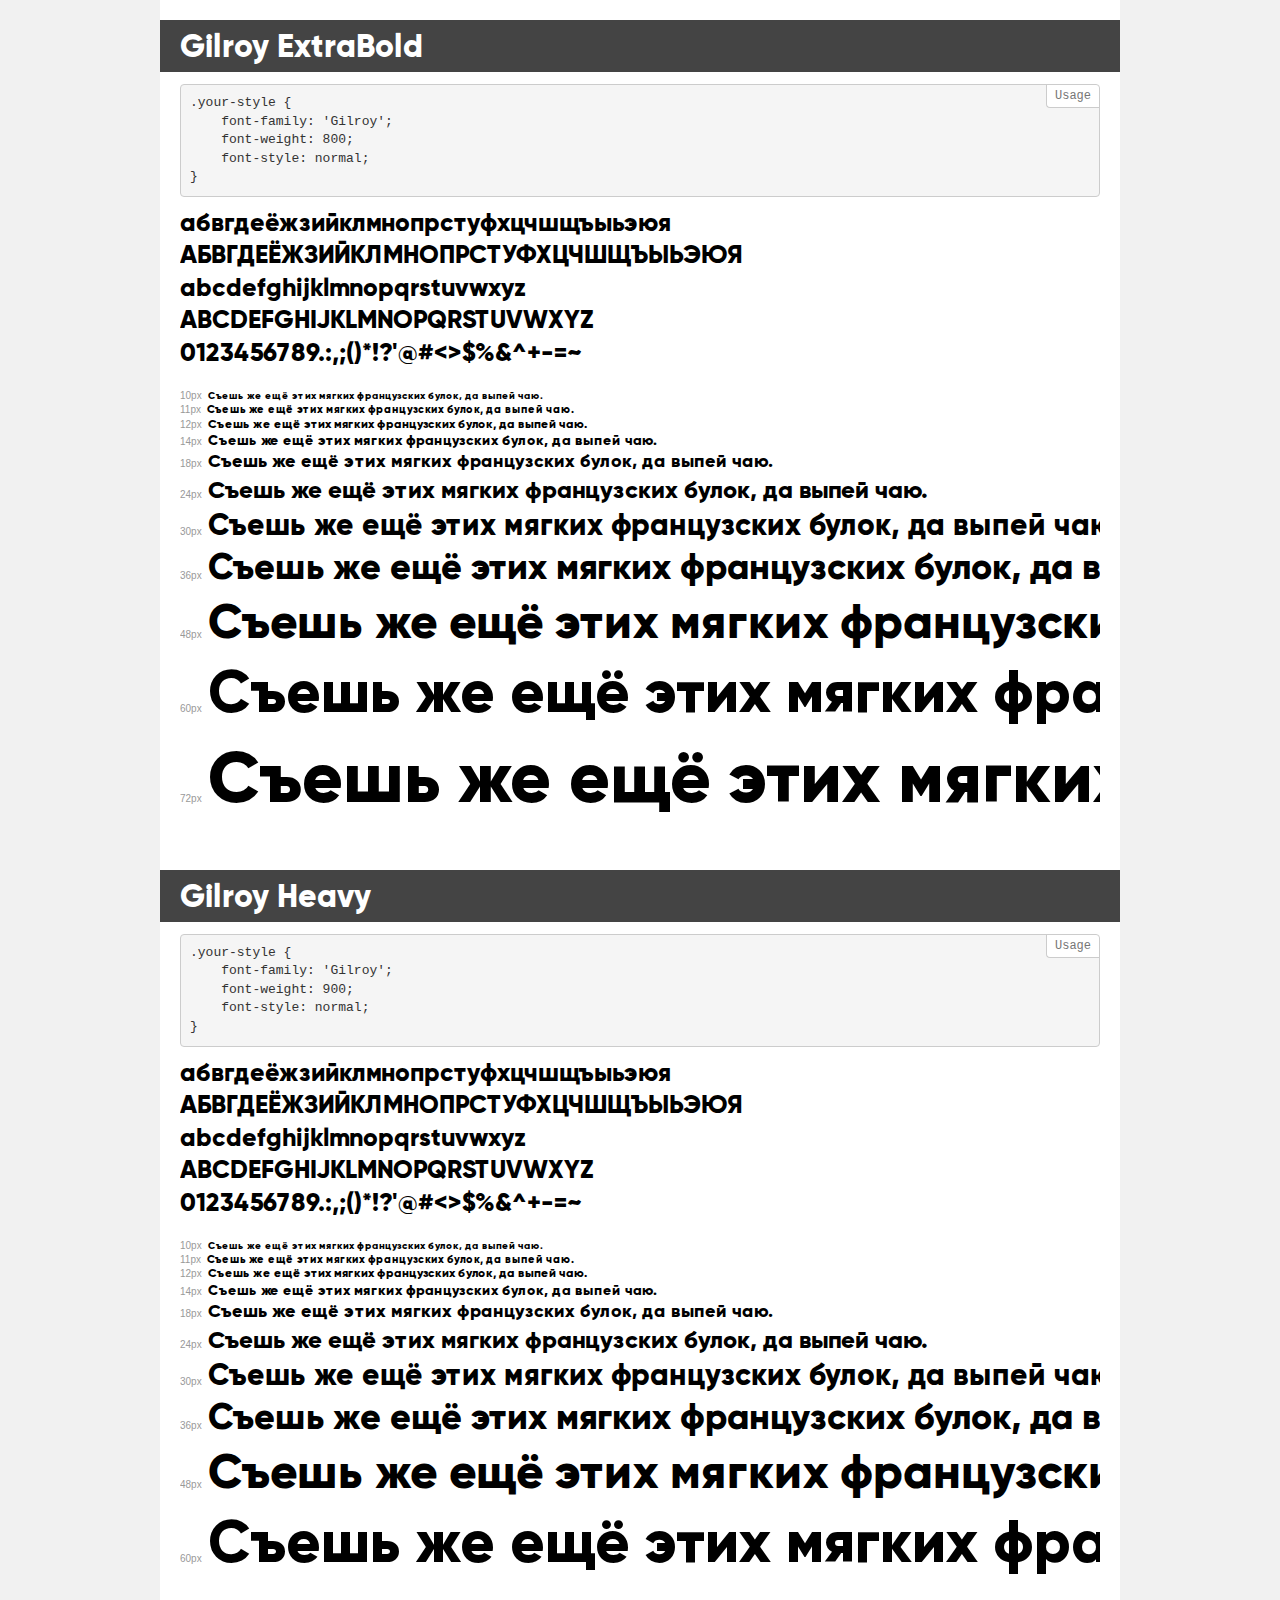
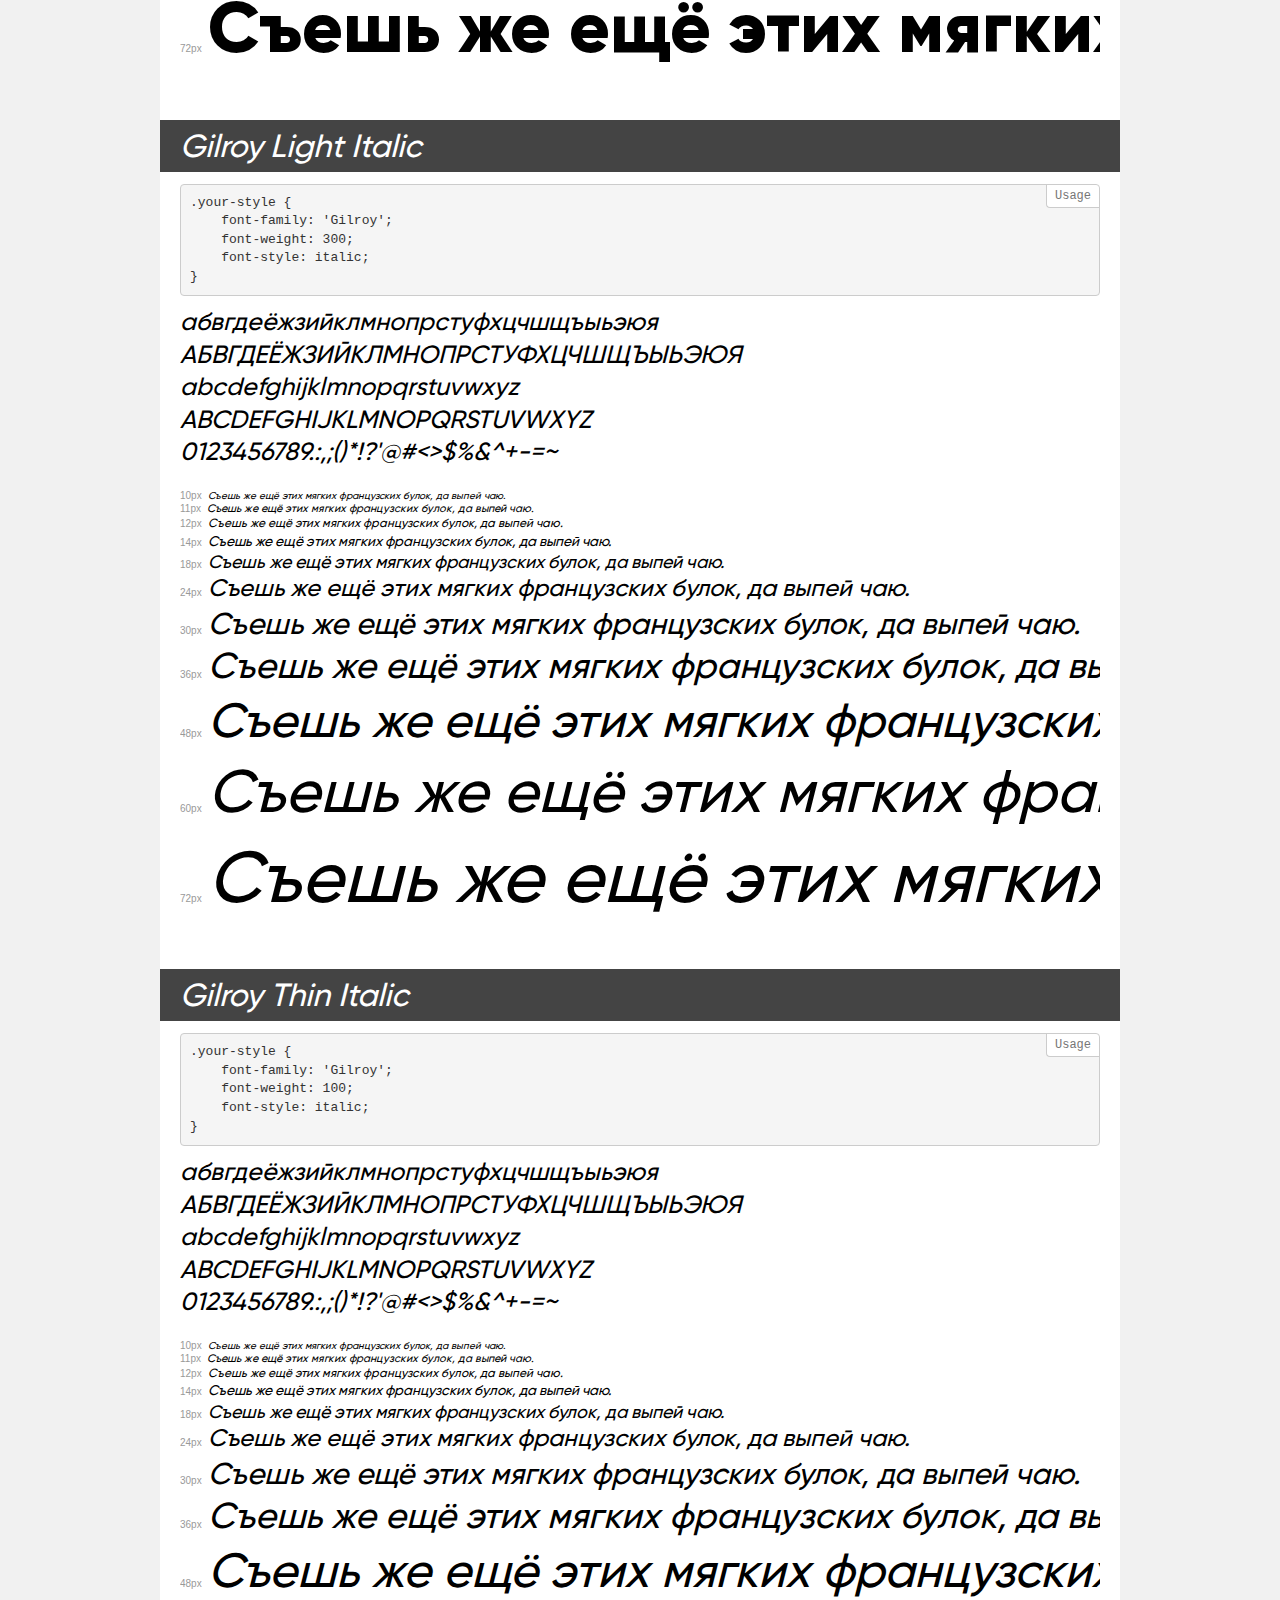
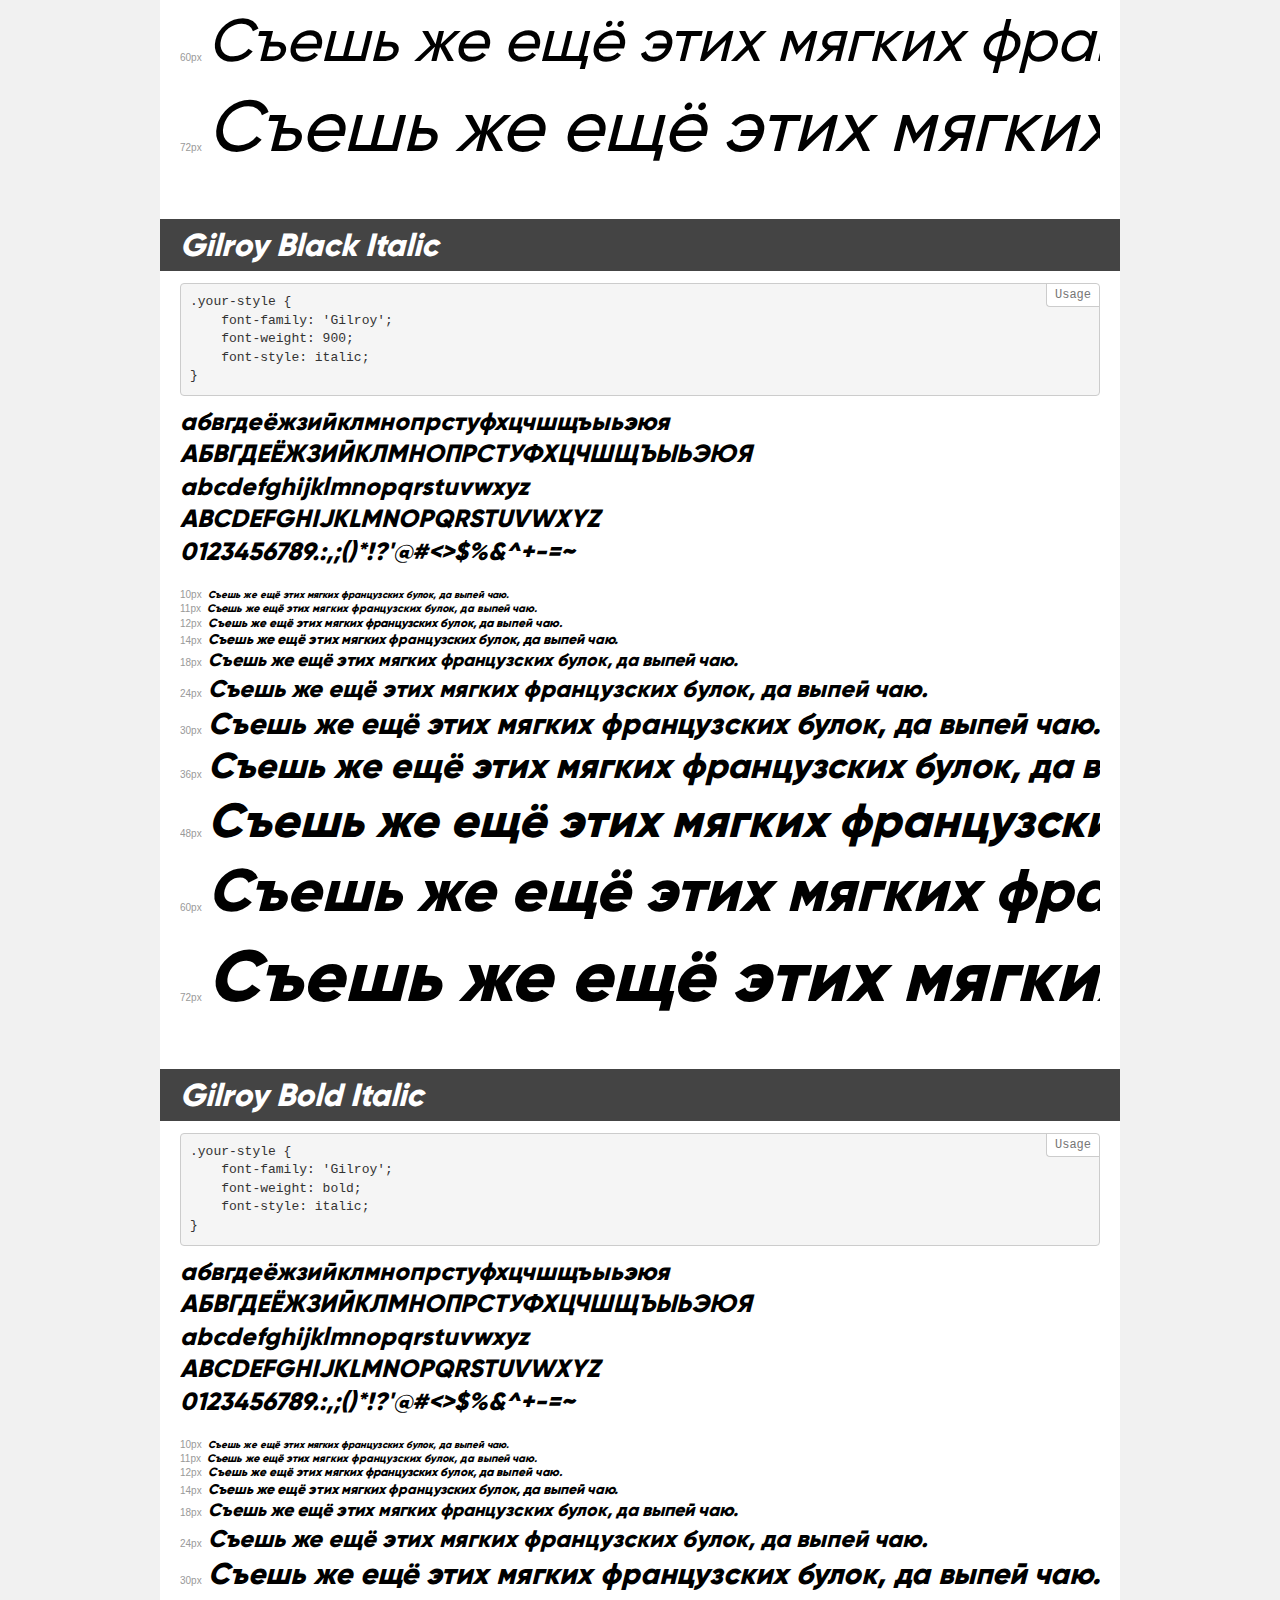
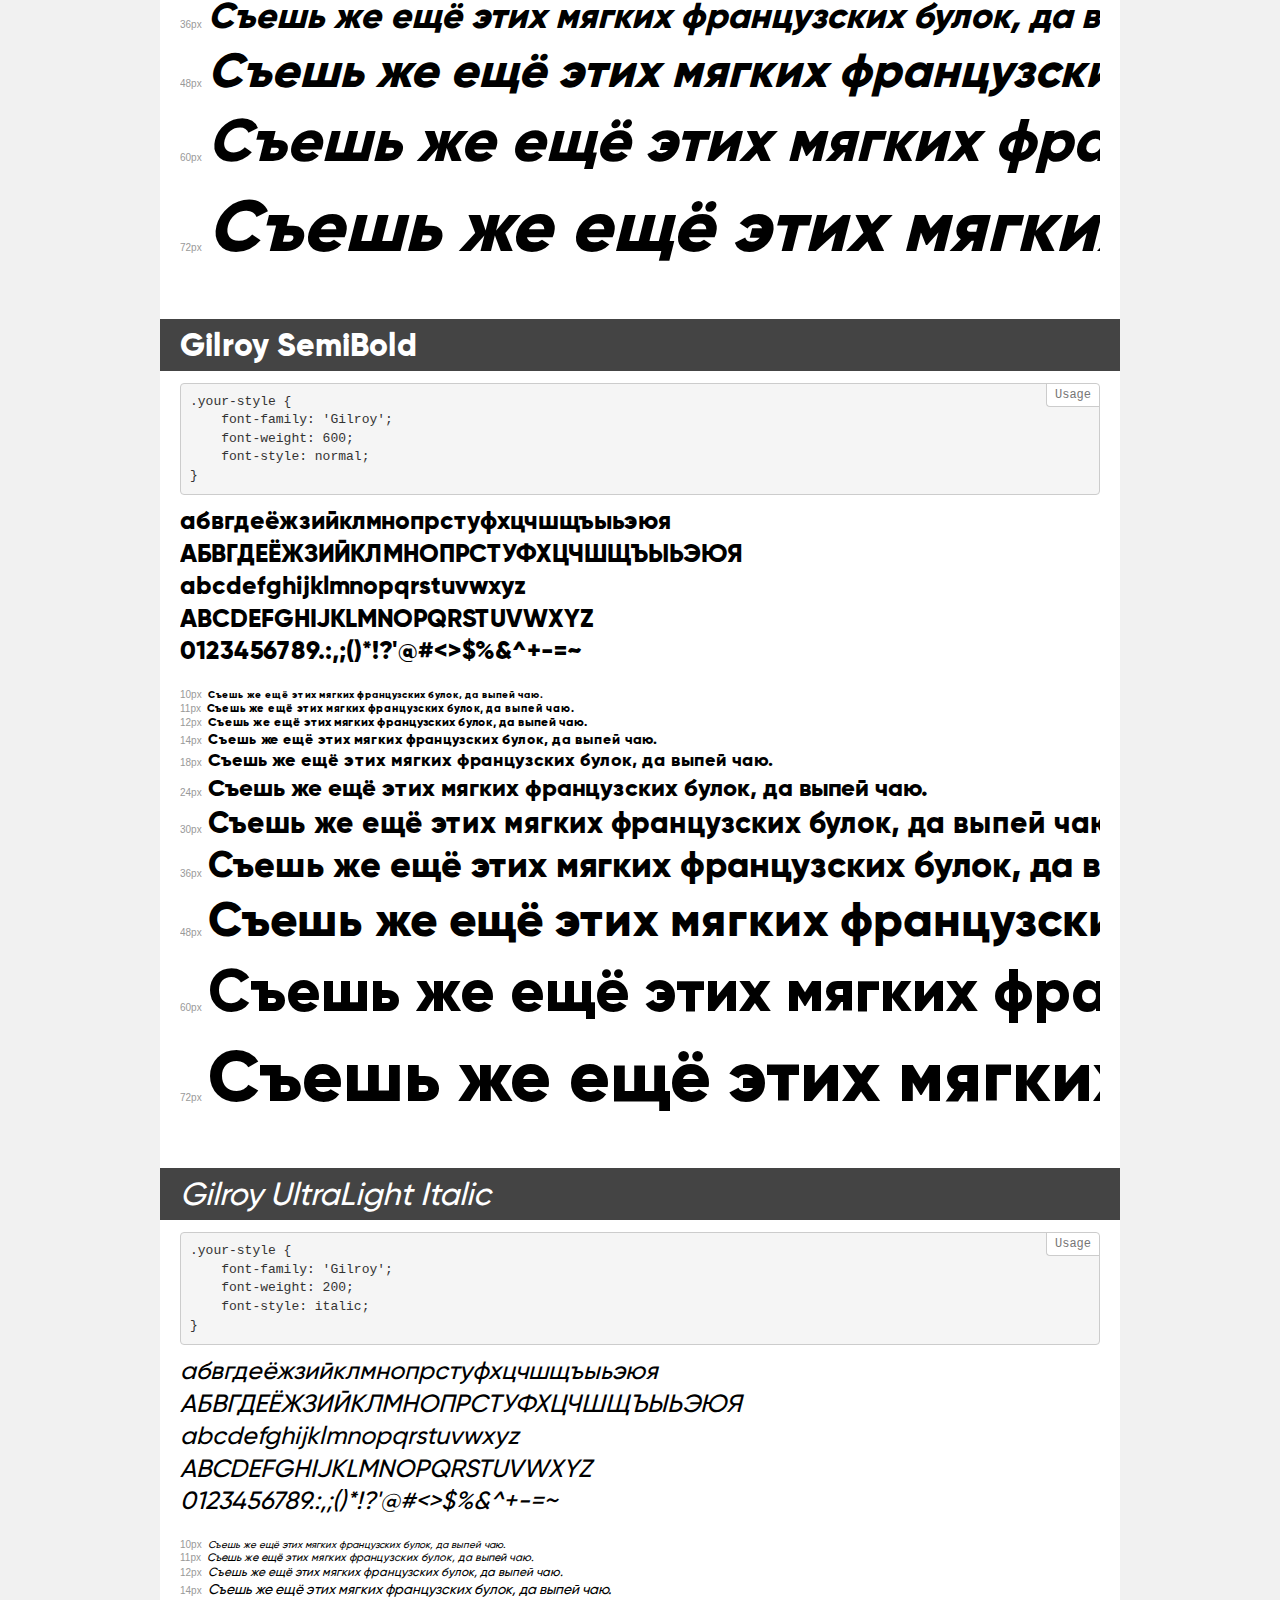
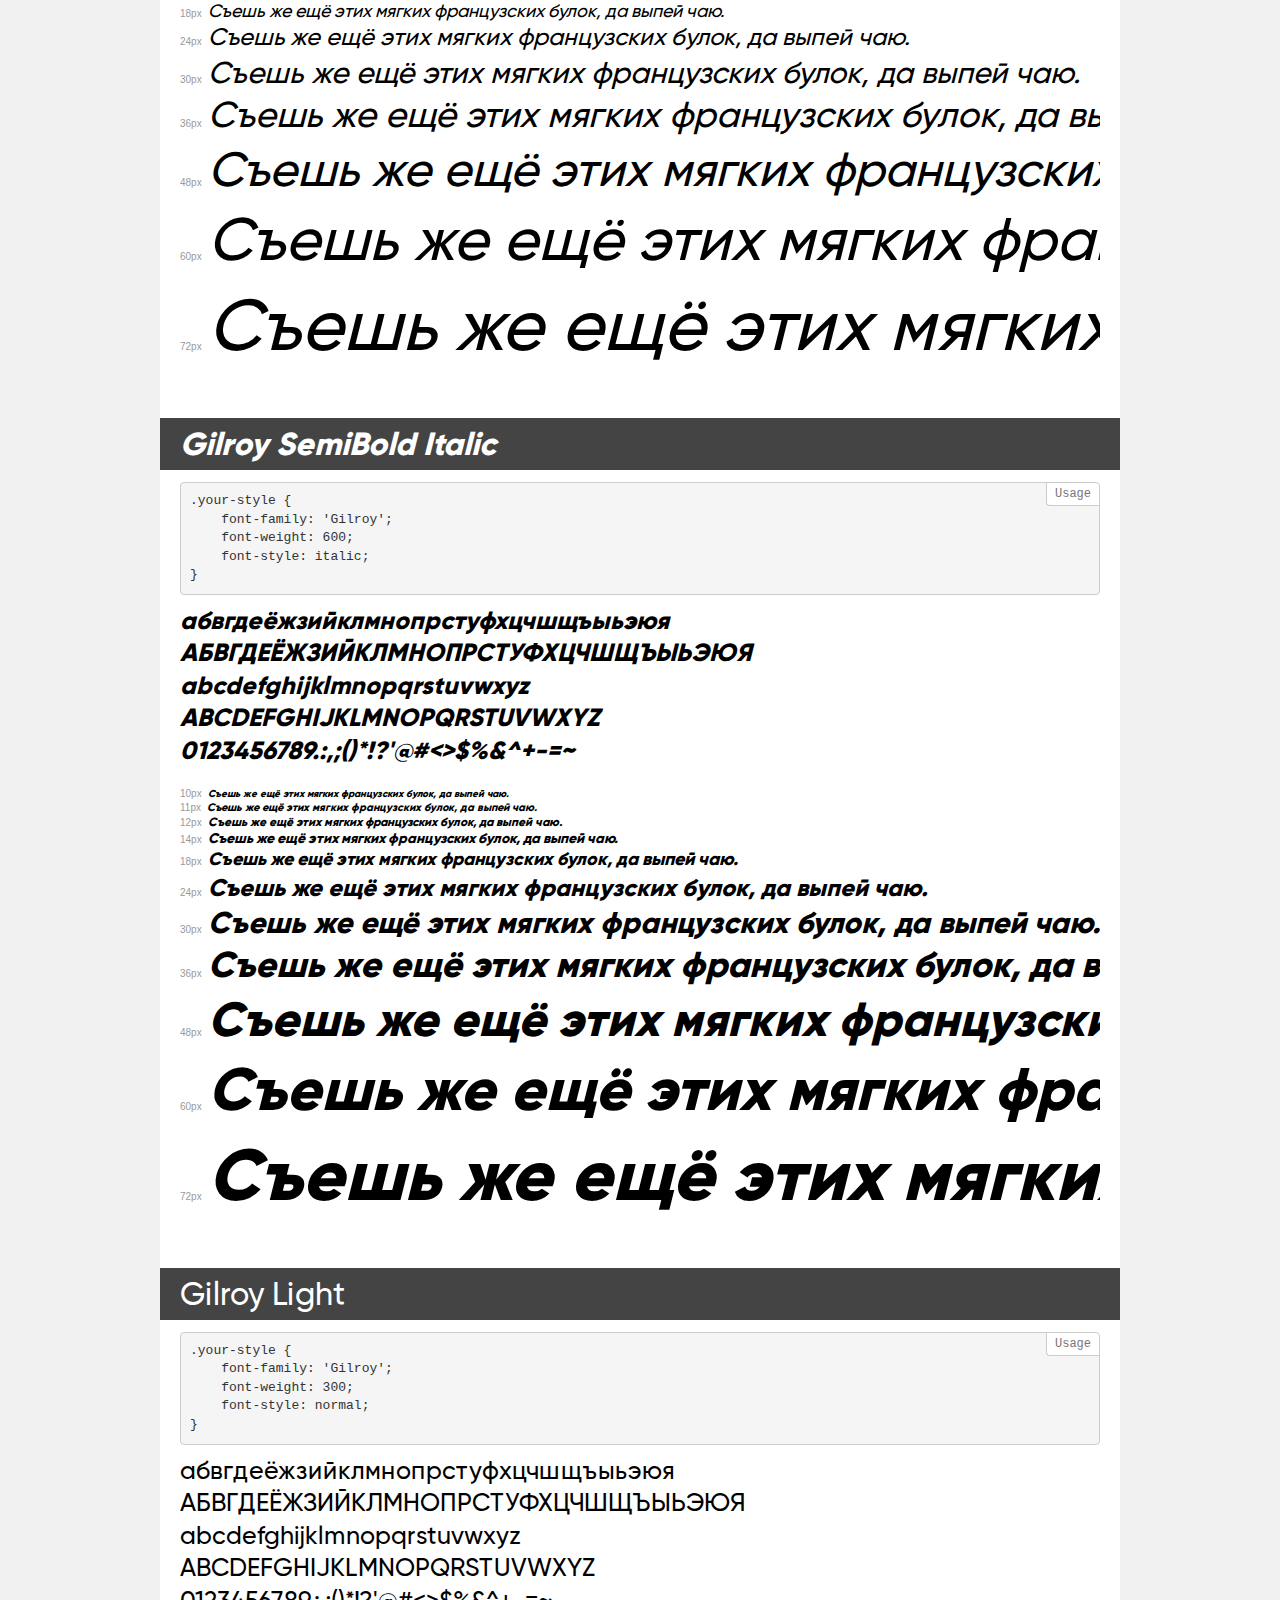
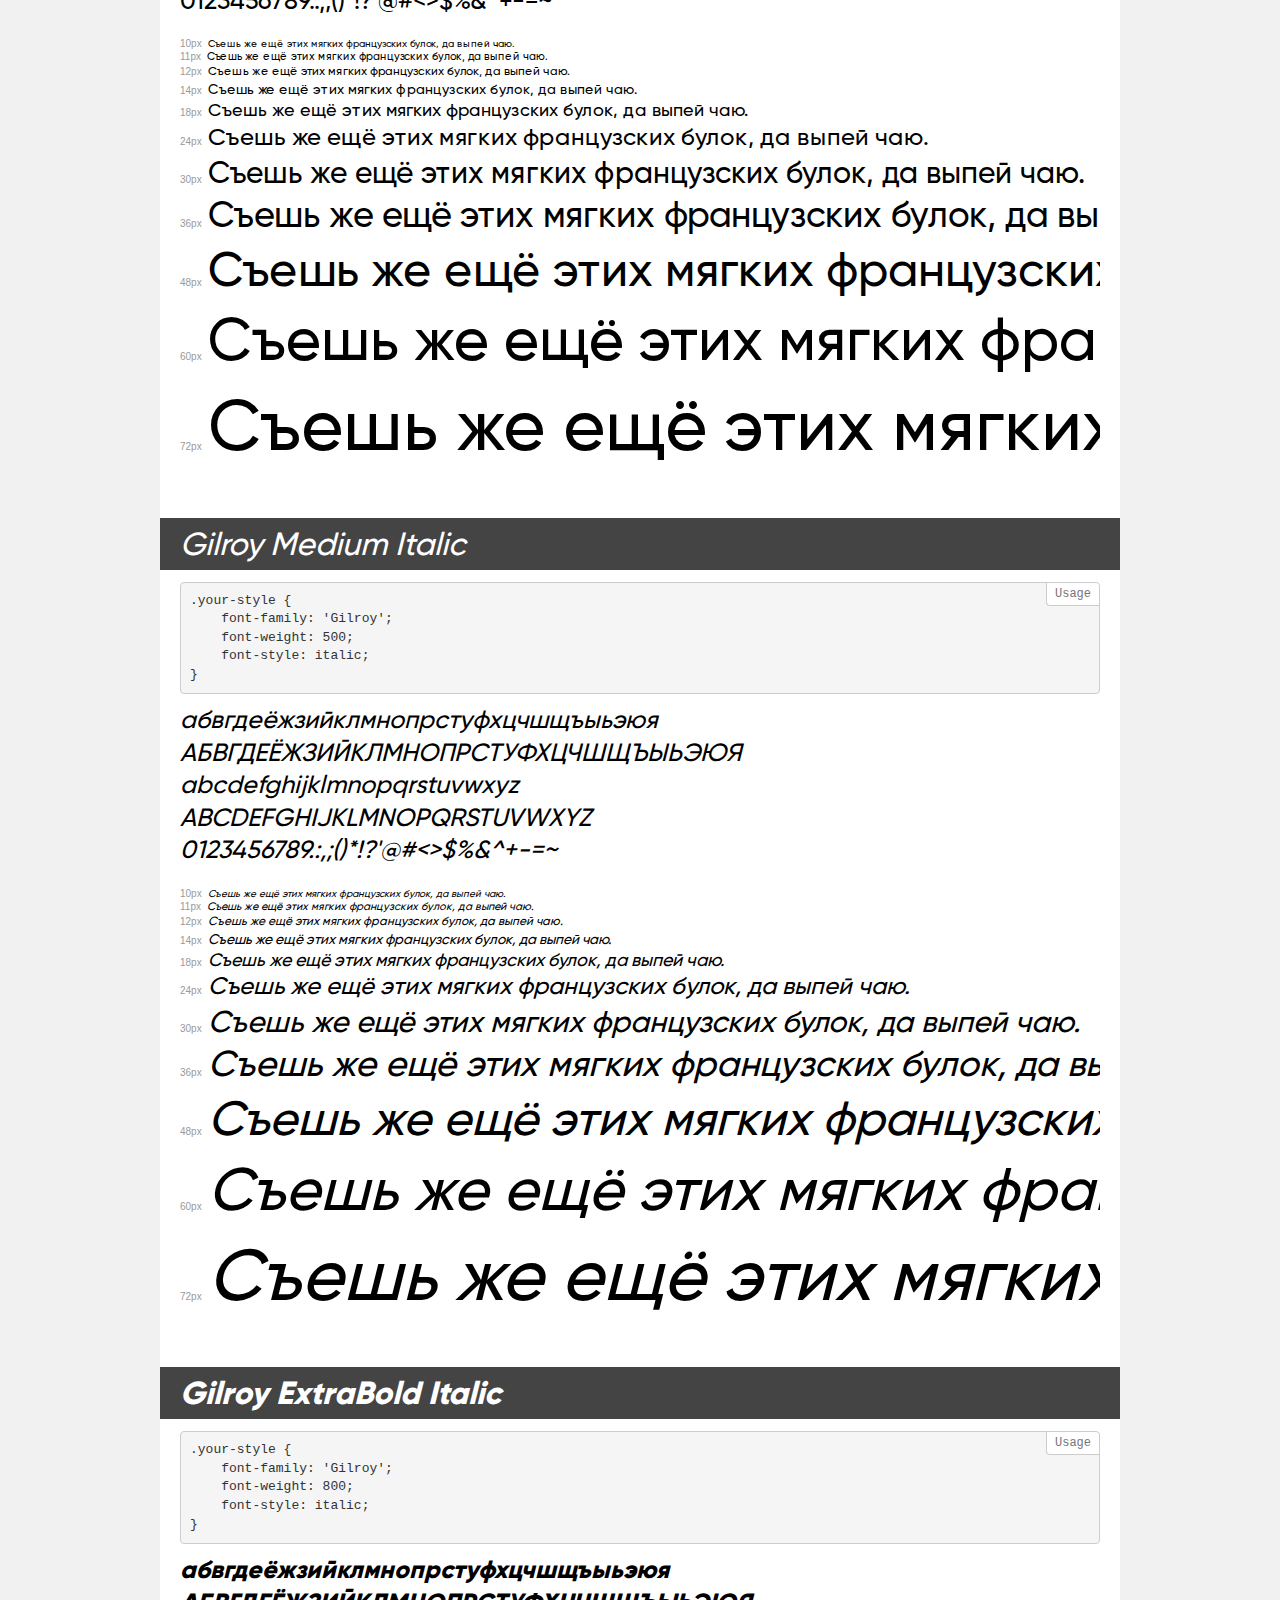
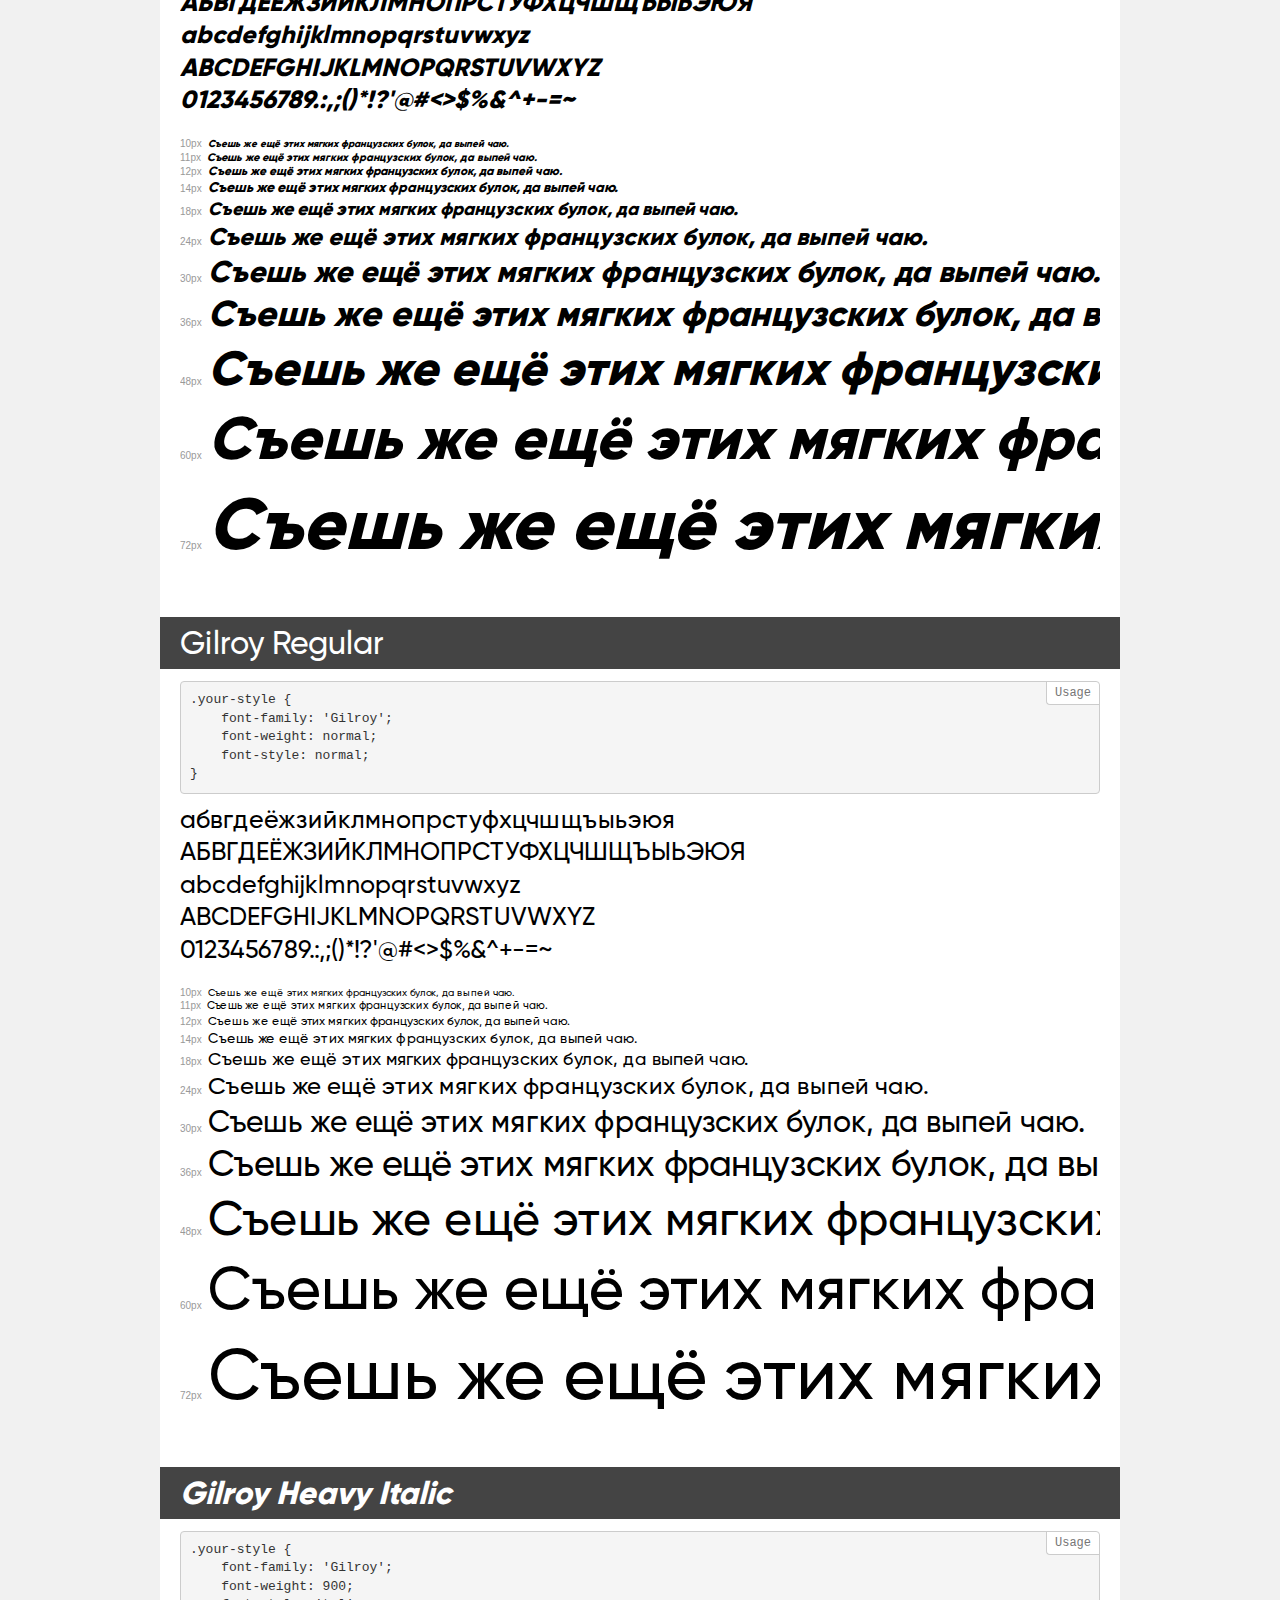
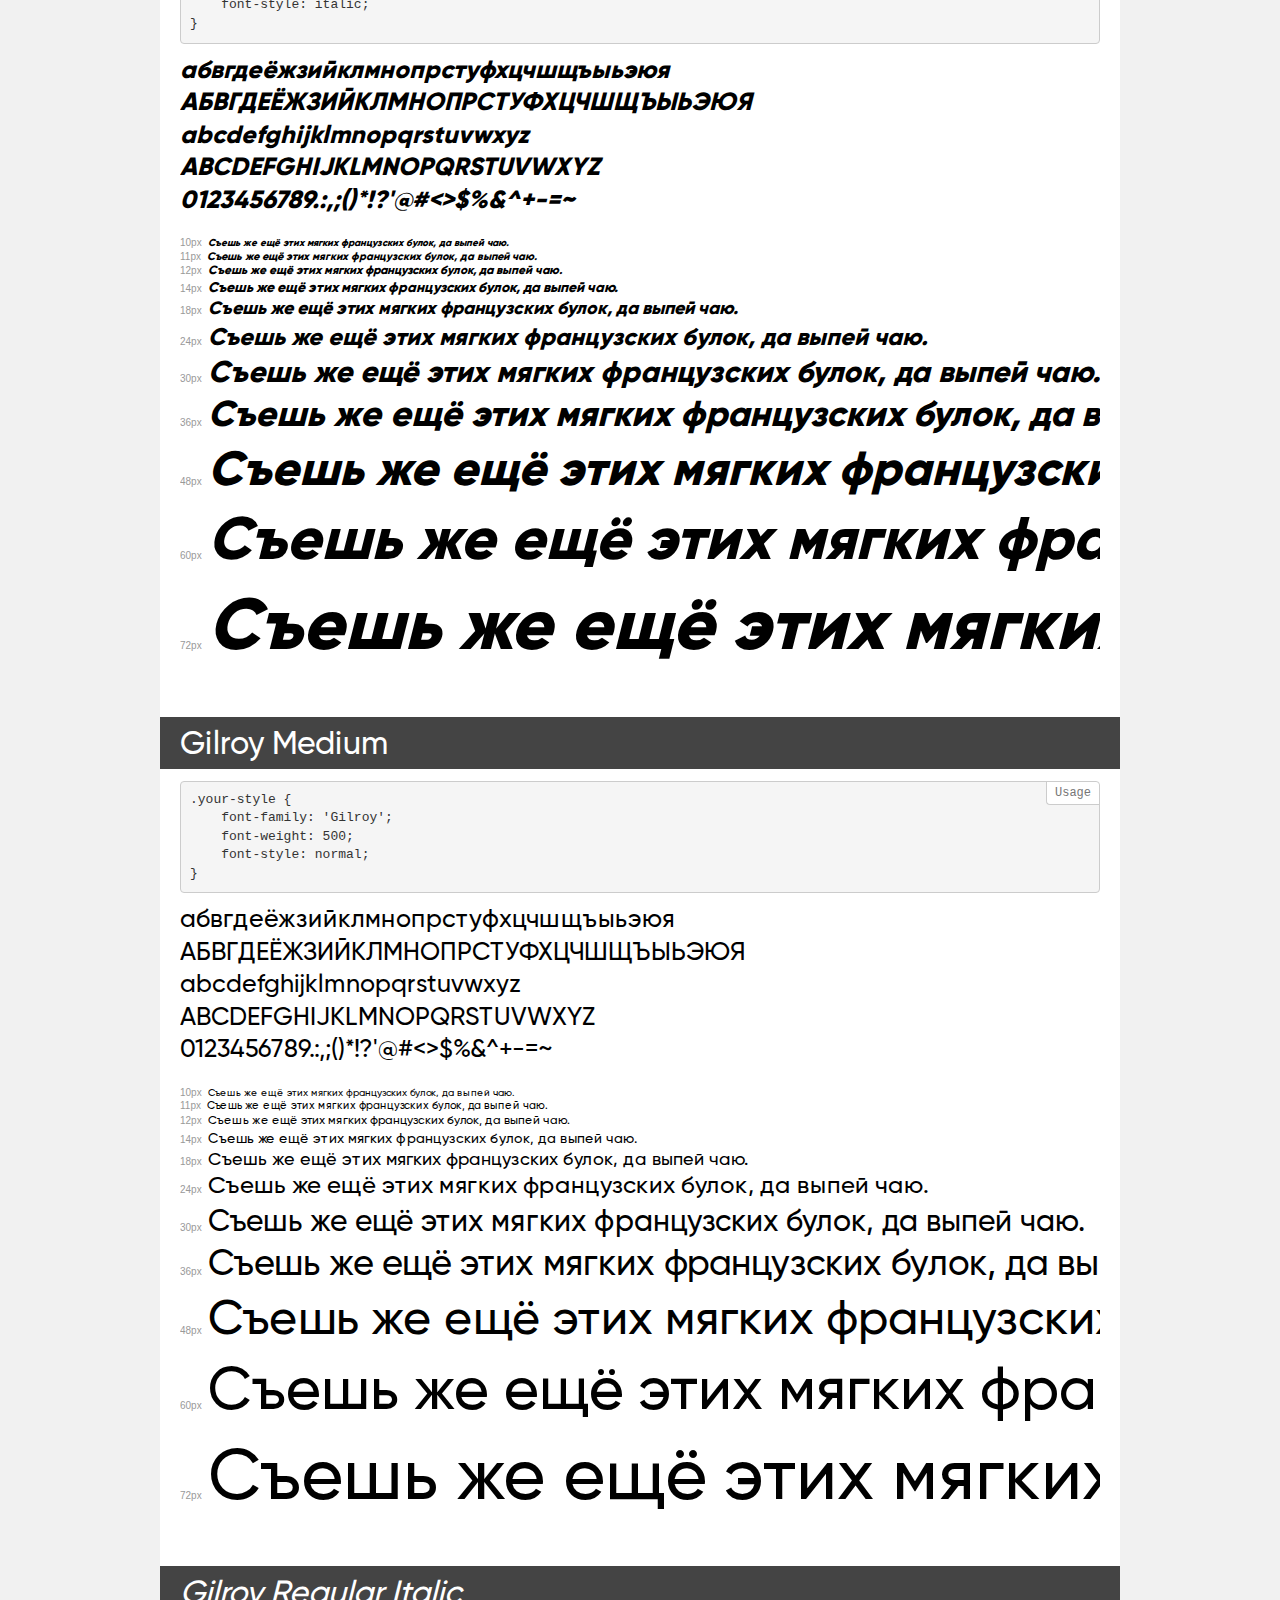
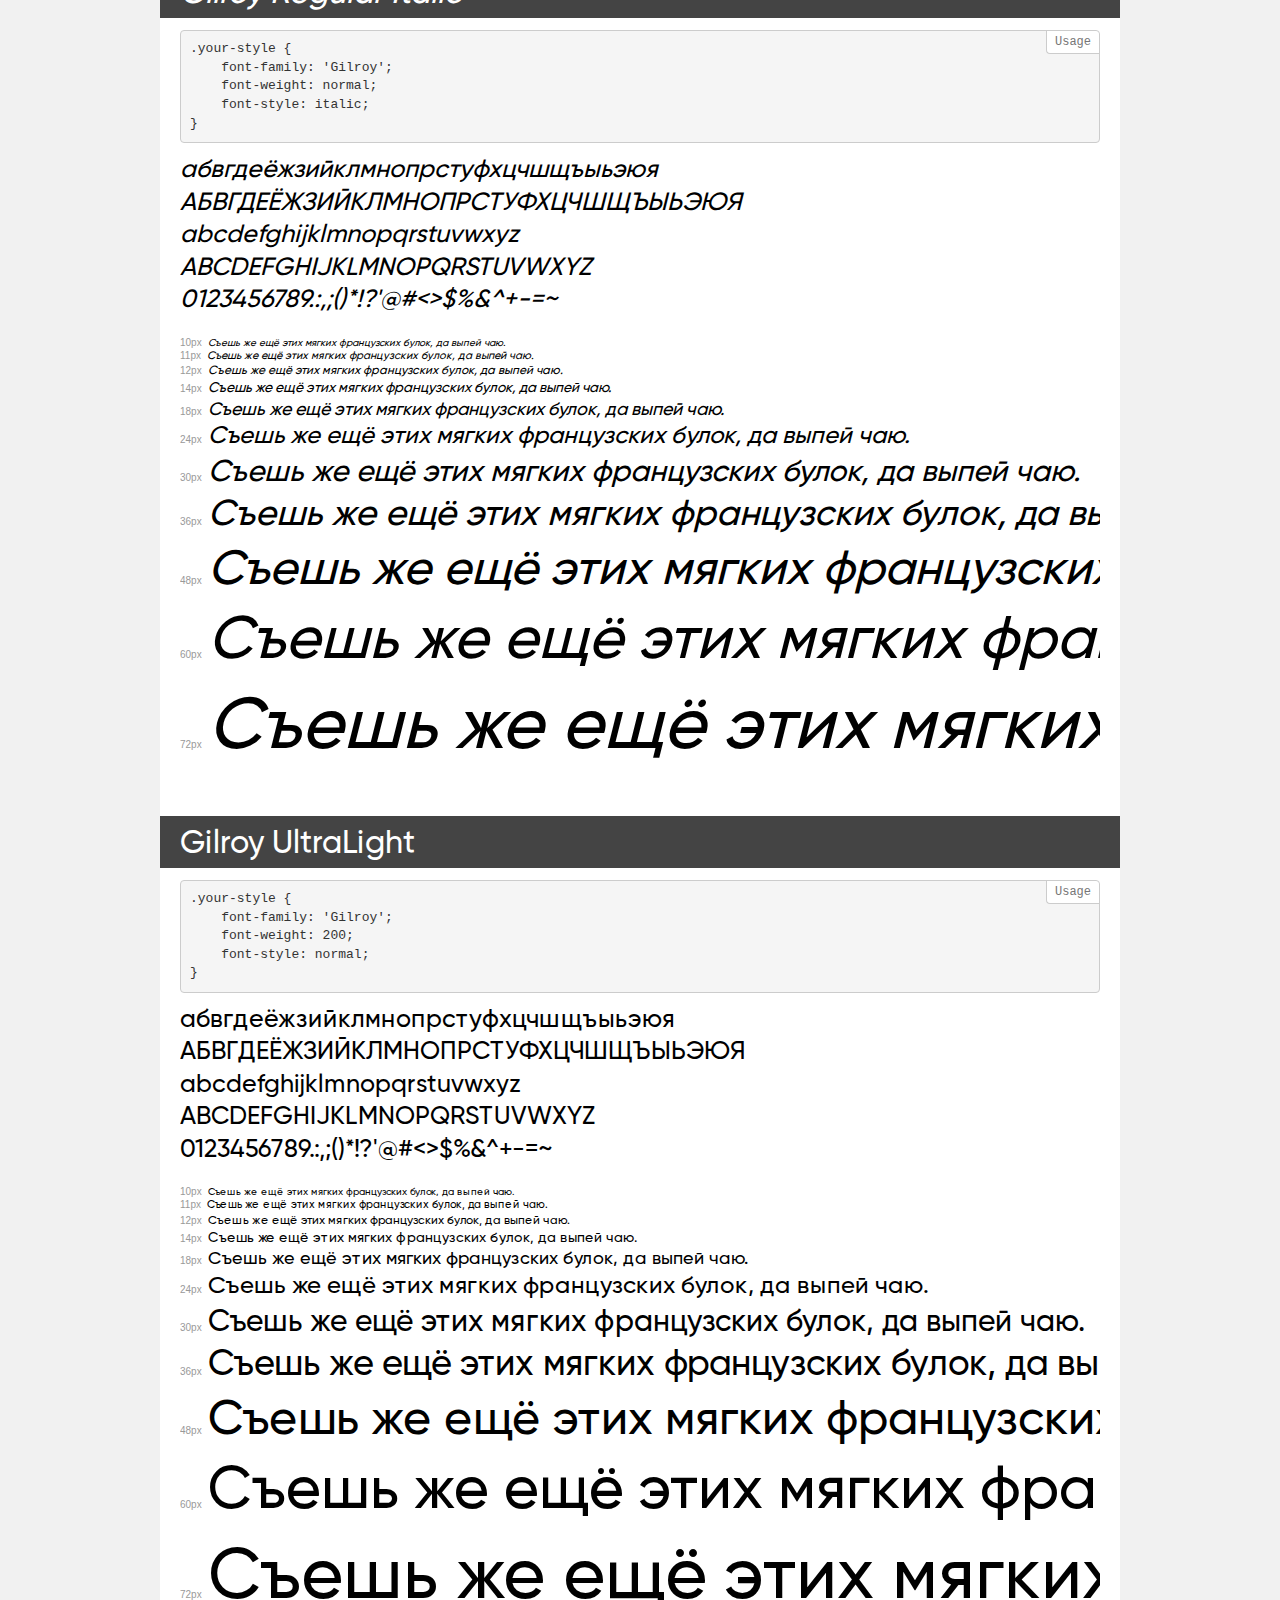
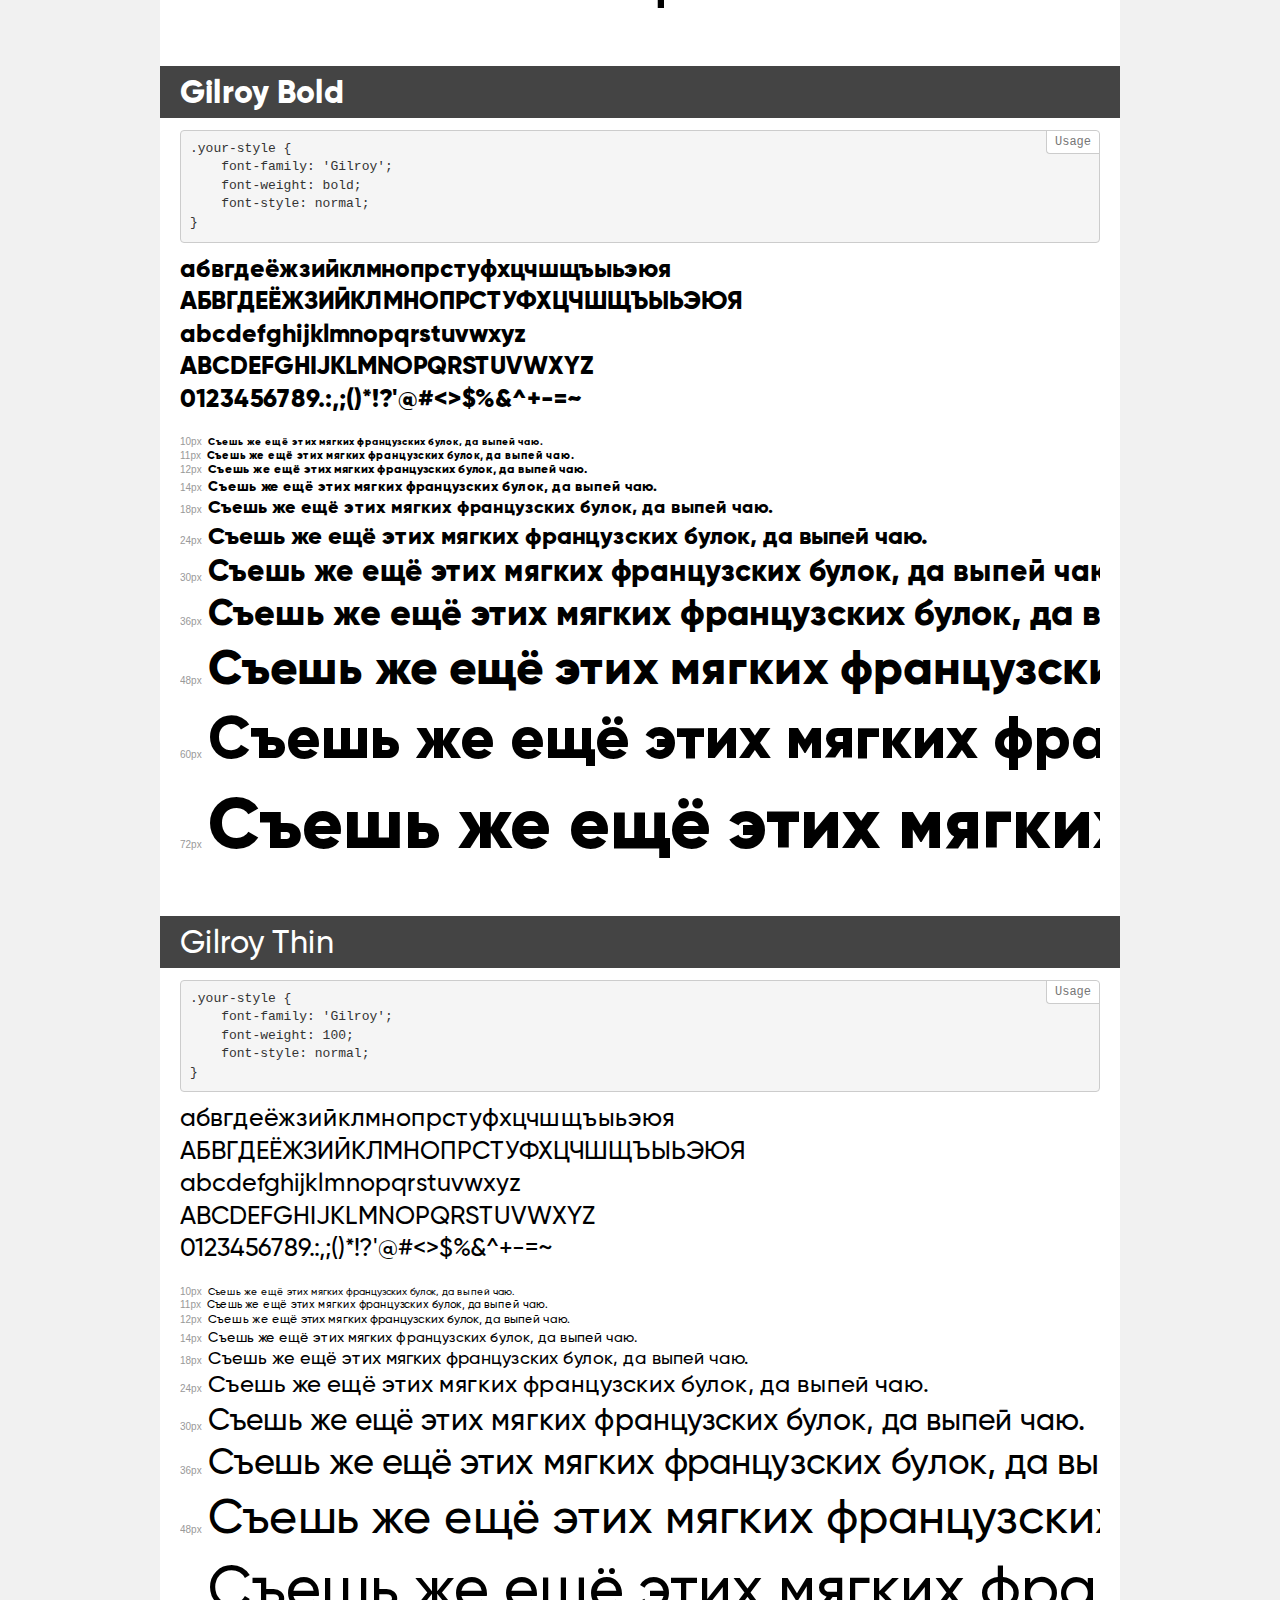
<file: 5/fonts/Gilroy/demo.html>
<!DOCTYPE html>
<html>
<head>
    <meta charset="utf-8">
    <meta http-equiv="X-UA-Compatible" content="IE=edge">
    <meta name="viewport" content="width=device-width, initial-scale=1">
    <meta name="robots" content="noindex, noarchive">
    <meta name="format-detection" content="telephone=no">
    <title>Transfonter demo</title>
    <link href="stylesheet.css" rel="stylesheet">
    <style>
        /*
        http://meyerweb.com/eric/tools/css/reset/
        v2.0 | 20110126
        License: none (public domain)
        */
        html, body, div, span, applet, object, iframe,
        h1, h2, h3, h4, h5, h6, p, blockquote, pre,
        a, abbr, acronym, address, big, cite, code,
        del, dfn, em, img, ins, kbd, q, s, samp,
        small, strike, strong, sub, sup, tt, var,
        b, u, i, center,
        dl, dt, dd, ol, ul, li,
        fieldset, form, label, legend,
        table, caption, tbody, tfoot, thead, tr, th, td,
        article, aside, canvas, details, embed,
        figure, figcaption, footer, header, hgroup,
        menu, nav, output, ruby, section, summary,
        time, mark, audio, video {
            margin: 0;
            padding: 0;
            border: 0;
            font-size: 100%;
            font: inherit;
            vertical-align: baseline;
        }
        /* HTML5 display-role reset for older browsers */
        article, aside, details, figcaption, figure,
        footer, header, hgroup, menu, nav, section {
            display: block;
        }
        body {
            line-height: 1;
        }
        ol, ul {
            list-style: none;
        }
        blockquote, q {
            quotes: none;
        }
        blockquote:before, blockquote:after,
        q:before, q:after {
            content: '';
            content: none;
        }
        table {
            border-collapse: collapse;
            border-spacing: 0;
        }
        /* common styles */
        body {
            background: #f1f1f1;
            color: #000;
        }
        .page {
            background: #fff;
            width: 920px;
            margin: 0 auto;
            padding: 20px 20px 0 20px;
            overflow: hidden;
        }
        .font-container {
            overflow-x: auto;
            overflow-y: hidden;
            margin-bottom: 40px;
            line-height: 1.3;
            white-space: nowrap;
            padding-bottom: 5px;
        }
        h1 {
            position: relative;
            background: #444;
            font-size: 32px;
            color: #fff;
            padding: 10px 20px;
            margin: 0 -20px 12px -20px;
        }
        .letters {
            font-size: 25px;
            margin-bottom: 20px;
        }
        .s10:before {
            content: '10px';
        }
        .s11:before {
            content: '11px';
        }
        .s12:before {
            content: '12px';
        }
        .s14:before {
            content: '14px';
        }
        .s18:before {
            content: '18px';
        }
        .s24:before {
            content: '24px';
        }
        .s30:before {
            content: '30px';
        }
        .s36:before {
            content: '36px';
        }
        .s48:before {
            content: '48px';
        }
        .s60:before {
            content: '60px';
        }
        .s72:before {
            content: '72px';
        }
        .s10:before, .s11:before, .s12:before, .s14:before,
        .s18:before, .s24:before, .s30:before, .s36:before,
        .s48:before, .s60:before, .s72:before {
            font-family: Arial, sans-serif;
            font-size: 10px;
            font-weight: normal;
            font-style: normal;
            color: #999;
            padding-right: 6px;
        }
        pre {
            display: block;
            position: relative;
            padding: 9px;
            margin: 0 0 10px;
            font-family: Monaco, Menlo, Consolas, "Courier New", monospace !important;
            font-size: 13px;
            line-height: 1.428571429;
            color: #333;
            font-weight: normal !important;
            font-style: normal !important;
            background-color: #f5f5f5;
            border: 1px solid #ccc;
            overflow-x: auto;
            border-radius: 4px;
        }
        pre:after {
            display: block;
            position: absolute;
            right: 0;
            top: 0;
            content: 'Usage';
            line-height: 1;
            padding: 5px 8px;
            font-size: 12px;
            color: #767676;
            background-color: #fff;
            border: 1px solid #ccc;
            border-right: none;
            border-top: none;
            border-radius: 0 4px 0 4px;
            z-index: 10;
        }
        /* responsive */
        @media (max-width: 959px) {
            .page {
                width: auto;
                margin: 0;
            }
        }
    </style>
</head>
<body>
<div class="page">
    <div class="demo" style="font-family: 'Gilroy'; font-weight: 800; font-style: normal;">
        <h1>Gilroy ExtraBold</h1>
        <pre>.your-style {
    font-family: 'Gilroy';
    font-weight: 800;
    font-style: normal;
}</pre>
        <div class="font-container">
            <p class="letters">
                абвгдеёжзийклмнопрстуфхцчшщъыьэюя<br>
АБВГДЕЁЖЗИЙКЛМНОПРСТУФХЦЧШЩЪЫЬЭЮЯ<br>
abcdefghijklmnopqrstuvwxyz<br>
ABCDEFGHIJKLMNOPQRSTUVWXYZ<br>
                0123456789.:,;()*!?'@#<>$%&^+-=~
            </p>
            <p class="s10" style="font-size: 10px;">Съешь же ещё этих мягких французских булок, да выпей чаю.</p>
            <p class="s11" style="font-size: 11px;">Съешь же ещё этих мягких французских булок, да выпей чаю.</p>
            <p class="s12" style="font-size: 12px;">Съешь же ещё этих мягких французских булок, да выпей чаю.</p>
            <p class="s14" style="font-size: 14px;">Съешь же ещё этих мягких французских булок, да выпей чаю.</p>
            <p class="s18" style="font-size: 18px;">Съешь же ещё этих мягких французских булок, да выпей чаю.</p>
            <p class="s24" style="font-size: 24px;">Съешь же ещё этих мягких французских булок, да выпей чаю.</p>
            <p class="s30" style="font-size: 30px;">Съешь же ещё этих мягких французских булок, да выпей чаю.</p>
            <p class="s36" style="font-size: 36px;">Съешь же ещё этих мягких французских булок, да выпей чаю.</p>
            <p class="s48" style="font-size: 48px;">Съешь же ещё этих мягких французских булок, да выпей чаю.</p>
            <p class="s60" style="font-size: 60px;">Съешь же ещё этих мягких французских булок, да выпей чаю.</p>
            <p class="s72" style="font-size: 72px;">Съешь же ещё этих мягких французских булок, да выпей чаю.</p>
        </div>
    </div>
    <div class="demo" style="font-family: 'Gilroy'; font-weight: 900; font-style: normal;">
        <h1>Gilroy Heavy</h1>
        <pre>.your-style {
    font-family: 'Gilroy';
    font-weight: 900;
    font-style: normal;
}</pre>
        <div class="font-container">
            <p class="letters">
                абвгдеёжзийклмнопрстуфхцчшщъыьэюя<br>
АБВГДЕЁЖЗИЙКЛМНОПРСТУФХЦЧШЩЪЫЬЭЮЯ<br>
abcdefghijklmnopqrstuvwxyz<br>
ABCDEFGHIJKLMNOPQRSTUVWXYZ<br>
                0123456789.:,;()*!?'@#<>$%&^+-=~
            </p>
            <p class="s10" style="font-size: 10px;">Съешь же ещё этих мягких французских булок, да выпей чаю.</p>
            <p class="s11" style="font-size: 11px;">Съешь же ещё этих мягких французских булок, да выпей чаю.</p>
            <p class="s12" style="font-size: 12px;">Съешь же ещё этих мягких французских булок, да выпей чаю.</p>
            <p class="s14" style="font-size: 14px;">Съешь же ещё этих мягких французских булок, да выпей чаю.</p>
            <p class="s18" style="font-size: 18px;">Съешь же ещё этих мягких французских булок, да выпей чаю.</p>
            <p class="s24" style="font-size: 24px;">Съешь же ещё этих мягких французских булок, да выпей чаю.</p>
            <p class="s30" style="font-size: 30px;">Съешь же ещё этих мягких французских булок, да выпей чаю.</p>
            <p class="s36" style="font-size: 36px;">Съешь же ещё этих мягких французских булок, да выпей чаю.</p>
            <p class="s48" style="font-size: 48px;">Съешь же ещё этих мягких французских булок, да выпей чаю.</p>
            <p class="s60" style="font-size: 60px;">Съешь же ещё этих мягких французских булок, да выпей чаю.</p>
            <p class="s72" style="font-size: 72px;">Съешь же ещё этих мягких французских булок, да выпей чаю.</p>
        </div>
    </div>
    <div class="demo" style="font-family: 'Gilroy'; font-weight: 300; font-style: italic;">
        <h1>Gilroy Light Italic</h1>
        <pre>.your-style {
    font-family: 'Gilroy';
    font-weight: 300;
    font-style: italic;
}</pre>
        <div class="font-container">
            <p class="letters">
                абвгдеёжзийклмнопрстуфхцчшщъыьэюя<br>
АБВГДЕЁЖЗИЙКЛМНОПРСТУФХЦЧШЩЪЫЬЭЮЯ<br>
abcdefghijklmnopqrstuvwxyz<br>
ABCDEFGHIJKLMNOPQRSTUVWXYZ<br>
                0123456789.:,;()*!?'@#<>$%&^+-=~
            </p>
            <p class="s10" style="font-size: 10px;">Съешь же ещё этих мягких французских булок, да выпей чаю.</p>
            <p class="s11" style="font-size: 11px;">Съешь же ещё этих мягких французских булок, да выпей чаю.</p>
            <p class="s12" style="font-size: 12px;">Съешь же ещё этих мягких французских булок, да выпей чаю.</p>
            <p class="s14" style="font-size: 14px;">Съешь же ещё этих мягких французских булок, да выпей чаю.</p>
            <p class="s18" style="font-size: 18px;">Съешь же ещё этих мягких французских булок, да выпей чаю.</p>
            <p class="s24" style="font-size: 24px;">Съешь же ещё этих мягких французских булок, да выпей чаю.</p>
            <p class="s30" style="font-size: 30px;">Съешь же ещё этих мягких французских булок, да выпей чаю.</p>
            <p class="s36" style="font-size: 36px;">Съешь же ещё этих мягких французских булок, да выпей чаю.</p>
            <p class="s48" style="font-size: 48px;">Съешь же ещё этих мягких французских булок, да выпей чаю.</p>
            <p class="s60" style="font-size: 60px;">Съешь же ещё этих мягких французских булок, да выпей чаю.</p>
            <p class="s72" style="font-size: 72px;">Съешь же ещё этих мягких французских булок, да выпей чаю.</p>
        </div>
    </div>
    <div class="demo" style="font-family: 'Gilroy'; font-weight: 100; font-style: italic;">
        <h1>Gilroy Thin Italic</h1>
        <pre>.your-style {
    font-family: 'Gilroy';
    font-weight: 100;
    font-style: italic;
}</pre>
        <div class="font-container">
            <p class="letters">
                абвгдеёжзийклмнопрстуфхцчшщъыьэюя<br>
АБВГДЕЁЖЗИЙКЛМНОПРСТУФХЦЧШЩЪЫЬЭЮЯ<br>
abcdefghijklmnopqrstuvwxyz<br>
ABCDEFGHIJKLMNOPQRSTUVWXYZ<br>
                0123456789.:,;()*!?'@#<>$%&^+-=~
            </p>
            <p class="s10" style="font-size: 10px;">Съешь же ещё этих мягких французских булок, да выпей чаю.</p>
            <p class="s11" style="font-size: 11px;">Съешь же ещё этих мягких французских булок, да выпей чаю.</p>
            <p class="s12" style="font-size: 12px;">Съешь же ещё этих мягких французских булок, да выпей чаю.</p>
            <p class="s14" style="font-size: 14px;">Съешь же ещё этих мягких французских булок, да выпей чаю.</p>
            <p class="s18" style="font-size: 18px;">Съешь же ещё этих мягких французских булок, да выпей чаю.</p>
            <p class="s24" style="font-size: 24px;">Съешь же ещё этих мягких французских булок, да выпей чаю.</p>
            <p class="s30" style="font-size: 30px;">Съешь же ещё этих мягких французских булок, да выпей чаю.</p>
            <p class="s36" style="font-size: 36px;">Съешь же ещё этих мягких французских булок, да выпей чаю.</p>
            <p class="s48" style="font-size: 48px;">Съешь же ещё этих мягких французских булок, да выпей чаю.</p>
            <p class="s60" style="font-size: 60px;">Съешь же ещё этих мягких французских булок, да выпей чаю.</p>
            <p class="s72" style="font-size: 72px;">Съешь же ещё этих мягких французских булок, да выпей чаю.</p>
        </div>
    </div>
    <div class="demo" style="font-family: 'Gilroy'; font-weight: 900; font-style: italic;">
        <h1>Gilroy Black Italic</h1>
        <pre>.your-style {
    font-family: 'Gilroy';
    font-weight: 900;
    font-style: italic;
}</pre>
        <div class="font-container">
            <p class="letters">
                абвгдеёжзийклмнопрстуфхцчшщъыьэюя<br>
АБВГДЕЁЖЗИЙКЛМНОПРСТУФХЦЧШЩЪЫЬЭЮЯ<br>
abcdefghijklmnopqrstuvwxyz<br>
ABCDEFGHIJKLMNOPQRSTUVWXYZ<br>
                0123456789.:,;()*!?'@#<>$%&^+-=~
            </p>
            <p class="s10" style="font-size: 10px;">Съешь же ещё этих мягких французских булок, да выпей чаю.</p>
            <p class="s11" style="font-size: 11px;">Съешь же ещё этих мягких французских булок, да выпей чаю.</p>
            <p class="s12" style="font-size: 12px;">Съешь же ещё этих мягких французских булок, да выпей чаю.</p>
            <p class="s14" style="font-size: 14px;">Съешь же ещё этих мягких французских булок, да выпей чаю.</p>
            <p class="s18" style="font-size: 18px;">Съешь же ещё этих мягких французских булок, да выпей чаю.</p>
            <p class="s24" style="font-size: 24px;">Съешь же ещё этих мягких французских булок, да выпей чаю.</p>
            <p class="s30" style="font-size: 30px;">Съешь же ещё этих мягких французских булок, да выпей чаю.</p>
            <p class="s36" style="font-size: 36px;">Съешь же ещё этих мягких французских булок, да выпей чаю.</p>
            <p class="s48" style="font-size: 48px;">Съешь же ещё этих мягких французских булок, да выпей чаю.</p>
            <p class="s60" style="font-size: 60px;">Съешь же ещё этих мягких французских булок, да выпей чаю.</p>
            <p class="s72" style="font-size: 72px;">Съешь же ещё этих мягких французских булок, да выпей чаю.</p>
        </div>
    </div>
    <div class="demo" style="font-family: 'Gilroy'; font-weight: bold; font-style: italic;">
        <h1>Gilroy Bold Italic</h1>
        <pre>.your-style {
    font-family: 'Gilroy';
    font-weight: bold;
    font-style: italic;
}</pre>
        <div class="font-container">
            <p class="letters">
                абвгдеёжзийклмнопрстуфхцчшщъыьэюя<br>
АБВГДЕЁЖЗИЙКЛМНОПРСТУФХЦЧШЩЪЫЬЭЮЯ<br>
abcdefghijklmnopqrstuvwxyz<br>
ABCDEFGHIJKLMNOPQRSTUVWXYZ<br>
                0123456789.:,;()*!?'@#<>$%&^+-=~
            </p>
            <p class="s10" style="font-size: 10px;">Съешь же ещё этих мягких французских булок, да выпей чаю.</p>
            <p class="s11" style="font-size: 11px;">Съешь же ещё этих мягких французских булок, да выпей чаю.</p>
            <p class="s12" style="font-size: 12px;">Съешь же ещё этих мягких французских булок, да выпей чаю.</p>
            <p class="s14" style="font-size: 14px;">Съешь же ещё этих мягких французских булок, да выпей чаю.</p>
            <p class="s18" style="font-size: 18px;">Съешь же ещё этих мягких французских булок, да выпей чаю.</p>
            <p class="s24" style="font-size: 24px;">Съешь же ещё этих мягких французских булок, да выпей чаю.</p>
            <p class="s30" style="font-size: 30px;">Съешь же ещё этих мягких французских булок, да выпей чаю.</p>
            <p class="s36" style="font-size: 36px;">Съешь же ещё этих мягких французских булок, да выпей чаю.</p>
            <p class="s48" style="font-size: 48px;">Съешь же ещё этих мягких французских булок, да выпей чаю.</p>
            <p class="s60" style="font-size: 60px;">Съешь же ещё этих мягких французских булок, да выпей чаю.</p>
            <p class="s72" style="font-size: 72px;">Съешь же ещё этих мягких французских булок, да выпей чаю.</p>
        </div>
    </div>
    <div class="demo" style="font-family: 'Gilroy'; font-weight: 600; font-style: normal;">
        <h1>Gilroy SemiBold</h1>
        <pre>.your-style {
    font-family: 'Gilroy';
    font-weight: 600;
    font-style: normal;
}</pre>
        <div class="font-container">
            <p class="letters">
                абвгдеёжзийклмнопрстуфхцчшщъыьэюя<br>
АБВГДЕЁЖЗИЙКЛМНОПРСТУФХЦЧШЩЪЫЬЭЮЯ<br>
abcdefghijklmnopqrstuvwxyz<br>
ABCDEFGHIJKLMNOPQRSTUVWXYZ<br>
                0123456789.:,;()*!?'@#<>$%&^+-=~
            </p>
            <p class="s10" style="font-size: 10px;">Съешь же ещё этих мягких французских булок, да выпей чаю.</p>
            <p class="s11" style="font-size: 11px;">Съешь же ещё этих мягких французских булок, да выпей чаю.</p>
            <p class="s12" style="font-size: 12px;">Съешь же ещё этих мягких французских булок, да выпей чаю.</p>
            <p class="s14" style="font-size: 14px;">Съешь же ещё этих мягких французских булок, да выпей чаю.</p>
            <p class="s18" style="font-size: 18px;">Съешь же ещё этих мягких французских булок, да выпей чаю.</p>
            <p class="s24" style="font-size: 24px;">Съешь же ещё этих мягких французских булок, да выпей чаю.</p>
            <p class="s30" style="font-size: 30px;">Съешь же ещё этих мягких французских булок, да выпей чаю.</p>
            <p class="s36" style="font-size: 36px;">Съешь же ещё этих мягких французских булок, да выпей чаю.</p>
            <p class="s48" style="font-size: 48px;">Съешь же ещё этих мягких французских булок, да выпей чаю.</p>
            <p class="s60" style="font-size: 60px;">Съешь же ещё этих мягких французских булок, да выпей чаю.</p>
            <p class="s72" style="font-size: 72px;">Съешь же ещё этих мягких французских булок, да выпей чаю.</p>
        </div>
    </div>
    <div class="demo" style="font-family: 'Gilroy'; font-weight: 200; font-style: italic;">
        <h1>Gilroy UltraLight Italic</h1>
        <pre>.your-style {
    font-family: 'Gilroy';
    font-weight: 200;
    font-style: italic;
}</pre>
        <div class="font-container">
            <p class="letters">
                абвгдеёжзийклмнопрстуфхцчшщъыьэюя<br>
АБВГДЕЁЖЗИЙКЛМНОПРСТУФХЦЧШЩЪЫЬЭЮЯ<br>
abcdefghijklmnopqrstuvwxyz<br>
ABCDEFGHIJKLMNOPQRSTUVWXYZ<br>
                0123456789.:,;()*!?'@#<>$%&^+-=~
            </p>
            <p class="s10" style="font-size: 10px;">Съешь же ещё этих мягких французских булок, да выпей чаю.</p>
            <p class="s11" style="font-size: 11px;">Съешь же ещё этих мягких французских булок, да выпей чаю.</p>
            <p class="s12" style="font-size: 12px;">Съешь же ещё этих мягких французских булок, да выпей чаю.</p>
            <p class="s14" style="font-size: 14px;">Съешь же ещё этих мягких французских булок, да выпей чаю.</p>
            <p class="s18" style="font-size: 18px;">Съешь же ещё этих мягких французских булок, да выпей чаю.</p>
            <p class="s24" style="font-size: 24px;">Съешь же ещё этих мягких французских булок, да выпей чаю.</p>
            <p class="s30" style="font-size: 30px;">Съешь же ещё этих мягких французских булок, да выпей чаю.</p>
            <p class="s36" style="font-size: 36px;">Съешь же ещё этих мягких французских булок, да выпей чаю.</p>
            <p class="s48" style="font-size: 48px;">Съешь же ещё этих мягких французских булок, да выпей чаю.</p>
            <p class="s60" style="font-size: 60px;">Съешь же ещё этих мягких французских булок, да выпей чаю.</p>
            <p class="s72" style="font-size: 72px;">Съешь же ещё этих мягких французских булок, да выпей чаю.</p>
        </div>
    </div>
    <div class="demo" style="font-family: 'Gilroy'; font-weight: 600; font-style: italic;">
        <h1>Gilroy SemiBold Italic</h1>
        <pre>.your-style {
    font-family: 'Gilroy';
    font-weight: 600;
    font-style: italic;
}</pre>
        <div class="font-container">
            <p class="letters">
                абвгдеёжзийклмнопрстуфхцчшщъыьэюя<br>
АБВГДЕЁЖЗИЙКЛМНОПРСТУФХЦЧШЩЪЫЬЭЮЯ<br>
abcdefghijklmnopqrstuvwxyz<br>
ABCDEFGHIJKLMNOPQRSTUVWXYZ<br>
                0123456789.:,;()*!?'@#<>$%&^+-=~
            </p>
            <p class="s10" style="font-size: 10px;">Съешь же ещё этих мягких французских булок, да выпей чаю.</p>
            <p class="s11" style="font-size: 11px;">Съешь же ещё этих мягких французских булок, да выпей чаю.</p>
            <p class="s12" style="font-size: 12px;">Съешь же ещё этих мягких французских булок, да выпей чаю.</p>
            <p class="s14" style="font-size: 14px;">Съешь же ещё этих мягких французских булок, да выпей чаю.</p>
            <p class="s18" style="font-size: 18px;">Съешь же ещё этих мягких французских булок, да выпей чаю.</p>
            <p class="s24" style="font-size: 24px;">Съешь же ещё этих мягких французских булок, да выпей чаю.</p>
            <p class="s30" style="font-size: 30px;">Съешь же ещё этих мягких французских булок, да выпей чаю.</p>
            <p class="s36" style="font-size: 36px;">Съешь же ещё этих мягких французских булок, да выпей чаю.</p>
            <p class="s48" style="font-size: 48px;">Съешь же ещё этих мягких французских булок, да выпей чаю.</p>
            <p class="s60" style="font-size: 60px;">Съешь же ещё этих мягких французских булок, да выпей чаю.</p>
            <p class="s72" style="font-size: 72px;">Съешь же ещё этих мягких французских булок, да выпей чаю.</p>
        </div>
    </div>
    <div class="demo" style="font-family: 'Gilroy'; font-weight: 300; font-style: normal;">
        <h1>Gilroy Light</h1>
        <pre>.your-style {
    font-family: 'Gilroy';
    font-weight: 300;
    font-style: normal;
}</pre>
        <div class="font-container">
            <p class="letters">
                абвгдеёжзийклмнопрстуфхцчшщъыьэюя<br>
АБВГДЕЁЖЗИЙКЛМНОПРСТУФХЦЧШЩЪЫЬЭЮЯ<br>
abcdefghijklmnopqrstuvwxyz<br>
ABCDEFGHIJKLMNOPQRSTUVWXYZ<br>
                0123456789.:,;()*!?'@#<>$%&^+-=~
            </p>
            <p class="s10" style="font-size: 10px;">Съешь же ещё этих мягких французских булок, да выпей чаю.</p>
            <p class="s11" style="font-size: 11px;">Съешь же ещё этих мягких французских булок, да выпей чаю.</p>
            <p class="s12" style="font-size: 12px;">Съешь же ещё этих мягких французских булок, да выпей чаю.</p>
            <p class="s14" style="font-size: 14px;">Съешь же ещё этих мягких французских булок, да выпей чаю.</p>
            <p class="s18" style="font-size: 18px;">Съешь же ещё этих мягких французских булок, да выпей чаю.</p>
            <p class="s24" style="font-size: 24px;">Съешь же ещё этих мягких французских булок, да выпей чаю.</p>
            <p class="s30" style="font-size: 30px;">Съешь же ещё этих мягких французских булок, да выпей чаю.</p>
            <p class="s36" style="font-size: 36px;">Съешь же ещё этих мягких французских булок, да выпей чаю.</p>
            <p class="s48" style="font-size: 48px;">Съешь же ещё этих мягких французских булок, да выпей чаю.</p>
            <p class="s60" style="font-size: 60px;">Съешь же ещё этих мягких французских булок, да выпей чаю.</p>
            <p class="s72" style="font-size: 72px;">Съешь же ещё этих мягких французских булок, да выпей чаю.</p>
        </div>
    </div>
    <div class="demo" style="font-family: 'Gilroy'; font-weight: 500; font-style: italic;">
        <h1>Gilroy Medium Italic</h1>
        <pre>.your-style {
    font-family: 'Gilroy';
    font-weight: 500;
    font-style: italic;
}</pre>
        <div class="font-container">
            <p class="letters">
                абвгдеёжзийклмнопрстуфхцчшщъыьэюя<br>
АБВГДЕЁЖЗИЙКЛМНОПРСТУФХЦЧШЩЪЫЬЭЮЯ<br>
abcdefghijklmnopqrstuvwxyz<br>
ABCDEFGHIJKLMNOPQRSTUVWXYZ<br>
                0123456789.:,;()*!?'@#<>$%&^+-=~
            </p>
            <p class="s10" style="font-size: 10px;">Съешь же ещё этих мягких французских булок, да выпей чаю.</p>
            <p class="s11" style="font-size: 11px;">Съешь же ещё этих мягких французских булок, да выпей чаю.</p>
            <p class="s12" style="font-size: 12px;">Съешь же ещё этих мягких французских булок, да выпей чаю.</p>
            <p class="s14" style="font-size: 14px;">Съешь же ещё этих мягких французских булок, да выпей чаю.</p>
            <p class="s18" style="font-size: 18px;">Съешь же ещё этих мягких французских булок, да выпей чаю.</p>
            <p class="s24" style="font-size: 24px;">Съешь же ещё этих мягких французских булок, да выпей чаю.</p>
            <p class="s30" style="font-size: 30px;">Съешь же ещё этих мягких французских булок, да выпей чаю.</p>
            <p class="s36" style="font-size: 36px;">Съешь же ещё этих мягких французских булок, да выпей чаю.</p>
            <p class="s48" style="font-size: 48px;">Съешь же ещё этих мягких французских булок, да выпей чаю.</p>
            <p class="s60" style="font-size: 60px;">Съешь же ещё этих мягких французских булок, да выпей чаю.</p>
            <p class="s72" style="font-size: 72px;">Съешь же ещё этих мягких французских булок, да выпей чаю.</p>
        </div>
    </div>
    <div class="demo" style="font-family: 'Gilroy'; font-weight: 800; font-style: italic;">
        <h1>Gilroy ExtraBold Italic</h1>
        <pre>.your-style {
    font-family: 'Gilroy';
    font-weight: 800;
    font-style: italic;
}</pre>
        <div class="font-container">
            <p class="letters">
                абвгдеёжзийклмнопрстуфхцчшщъыьэюя<br>
АБВГДЕЁЖЗИЙКЛМНОПРСТУФХЦЧШЩЪЫЬЭЮЯ<br>
abcdefghijklmnopqrstuvwxyz<br>
ABCDEFGHIJKLMNOPQRSTUVWXYZ<br>
                0123456789.:,;()*!?'@#<>$%&^+-=~
            </p>
            <p class="s10" style="font-size: 10px;">Съешь же ещё этих мягких французских булок, да выпей чаю.</p>
            <p class="s11" style="font-size: 11px;">Съешь же ещё этих мягких французских булок, да выпей чаю.</p>
            <p class="s12" style="font-size: 12px;">Съешь же ещё этих мягких французских булок, да выпей чаю.</p>
            <p class="s14" style="font-size: 14px;">Съешь же ещё этих мягких французских булок, да выпей чаю.</p>
            <p class="s18" style="font-size: 18px;">Съешь же ещё этих мягких французских булок, да выпей чаю.</p>
            <p class="s24" style="font-size: 24px;">Съешь же ещё этих мягких французских булок, да выпей чаю.</p>
            <p class="s30" style="font-size: 30px;">Съешь же ещё этих мягких французских булок, да выпей чаю.</p>
            <p class="s36" style="font-size: 36px;">Съешь же ещё этих мягких французских булок, да выпей чаю.</p>
            <p class="s48" style="font-size: 48px;">Съешь же ещё этих мягких французских булок, да выпей чаю.</p>
            <p class="s60" style="font-size: 60px;">Съешь же ещё этих мягких французских булок, да выпей чаю.</p>
            <p class="s72" style="font-size: 72px;">Съешь же ещё этих мягких французских булок, да выпей чаю.</p>
        </div>
    </div>
    <div class="demo" style="font-family: 'Gilroy'; font-weight: normal; font-style: normal;">
        <h1>Gilroy Regular</h1>
        <pre>.your-style {
    font-family: 'Gilroy';
    font-weight: normal;
    font-style: normal;
}</pre>
        <div class="font-container">
            <p class="letters">
                абвгдеёжзийклмнопрстуфхцчшщъыьэюя<br>
АБВГДЕЁЖЗИЙКЛМНОПРСТУФХЦЧШЩЪЫЬЭЮЯ<br>
abcdefghijklmnopqrstuvwxyz<br>
ABCDEFGHIJKLMNOPQRSTUVWXYZ<br>
                0123456789.:,;()*!?'@#<>$%&^+-=~
            </p>
            <p class="s10" style="font-size: 10px;">Съешь же ещё этих мягких французских булок, да выпей чаю.</p>
            <p class="s11" style="font-size: 11px;">Съешь же ещё этих мягких французских булок, да выпей чаю.</p>
            <p class="s12" style="font-size: 12px;">Съешь же ещё этих мягких французских булок, да выпей чаю.</p>
            <p class="s14" style="font-size: 14px;">Съешь же ещё этих мягких французских булок, да выпей чаю.</p>
            <p class="s18" style="font-size: 18px;">Съешь же ещё этих мягких французских булок, да выпей чаю.</p>
            <p class="s24" style="font-size: 24px;">Съешь же ещё этих мягких французских булок, да выпей чаю.</p>
            <p class="s30" style="font-size: 30px;">Съешь же ещё этих мягких французских булок, да выпей чаю.</p>
            <p class="s36" style="font-size: 36px;">Съешь же ещё этих мягких французских булок, да выпей чаю.</p>
            <p class="s48" style="font-size: 48px;">Съешь же ещё этих мягких французских булок, да выпей чаю.</p>
            <p class="s60" style="font-size: 60px;">Съешь же ещё этих мягких французских булок, да выпей чаю.</p>
            <p class="s72" style="font-size: 72px;">Съешь же ещё этих мягких французских булок, да выпей чаю.</p>
        </div>
    </div>
    <div class="demo" style="font-family: 'Gilroy'; font-weight: 900; font-style: italic;">
        <h1>Gilroy Heavy Italic</h1>
        <pre>.your-style {
    font-family: 'Gilroy';
    font-weight: 900;
    font-style: italic;
}</pre>
        <div class="font-container">
            <p class="letters">
                абвгдеёжзийклмнопрстуфхцчшщъыьэюя<br>
АБВГДЕЁЖЗИЙКЛМНОПРСТУФХЦЧШЩЪЫЬЭЮЯ<br>
abcdefghijklmnopqrstuvwxyz<br>
ABCDEFGHIJKLMNOPQRSTUVWXYZ<br>
                0123456789.:,;()*!?'@#<>$%&^+-=~
            </p>
            <p class="s10" style="font-size: 10px;">Съешь же ещё этих мягких французских булок, да выпей чаю.</p>
            <p class="s11" style="font-size: 11px;">Съешь же ещё этих мягких французских булок, да выпей чаю.</p>
            <p class="s12" style="font-size: 12px;">Съешь же ещё этих мягких французских булок, да выпей чаю.</p>
            <p class="s14" style="font-size: 14px;">Съешь же ещё этих мягких французских булок, да выпей чаю.</p>
            <p class="s18" style="font-size: 18px;">Съешь же ещё этих мягких французских булок, да выпей чаю.</p>
            <p class="s24" style="font-size: 24px;">Съешь же ещё этих мягких французских булок, да выпей чаю.</p>
            <p class="s30" style="font-size: 30px;">Съешь же ещё этих мягких французских булок, да выпей чаю.</p>
            <p class="s36" style="font-size: 36px;">Съешь же ещё этих мягких французских булок, да выпей чаю.</p>
            <p class="s48" style="font-size: 48px;">Съешь же ещё этих мягких французских булок, да выпей чаю.</p>
            <p class="s60" style="font-size: 60px;">Съешь же ещё этих мягких французских булок, да выпей чаю.</p>
            <p class="s72" style="font-size: 72px;">Съешь же ещё этих мягких французских булок, да выпей чаю.</p>
        </div>
    </div>
    <div class="demo" style="font-family: 'Gilroy'; font-weight: 500; font-style: normal;">
        <h1>Gilroy Medium</h1>
        <pre>.your-style {
    font-family: 'Gilroy';
    font-weight: 500;
    font-style: normal;
}</pre>
        <div class="font-container">
            <p class="letters">
                абвгдеёжзийклмнопрстуфхцчшщъыьэюя<br>
АБВГДЕЁЖЗИЙКЛМНОПРСТУФХЦЧШЩЪЫЬЭЮЯ<br>
abcdefghijklmnopqrstuvwxyz<br>
ABCDEFGHIJKLMNOPQRSTUVWXYZ<br>
                0123456789.:,;()*!?'@#<>$%&^+-=~
            </p>
            <p class="s10" style="font-size: 10px;">Съешь же ещё этих мягких французских булок, да выпей чаю.</p>
            <p class="s11" style="font-size: 11px;">Съешь же ещё этих мягких французских булок, да выпей чаю.</p>
            <p class="s12" style="font-size: 12px;">Съешь же ещё этих мягких французских булок, да выпей чаю.</p>
            <p class="s14" style="font-size: 14px;">Съешь же ещё этих мягких французских булок, да выпей чаю.</p>
            <p class="s18" style="font-size: 18px;">Съешь же ещё этих мягких французских булок, да выпей чаю.</p>
            <p class="s24" style="font-size: 24px;">Съешь же ещё этих мягких французских булок, да выпей чаю.</p>
            <p class="s30" style="font-size: 30px;">Съешь же ещё этих мягких французских булок, да выпей чаю.</p>
            <p class="s36" style="font-size: 36px;">Съешь же ещё этих мягких французских булок, да выпей чаю.</p>
            <p class="s48" style="font-size: 48px;">Съешь же ещё этих мягких французских булок, да выпей чаю.</p>
            <p class="s60" style="font-size: 60px;">Съешь же ещё этих мягких французских булок, да выпей чаю.</p>
            <p class="s72" style="font-size: 72px;">Съешь же ещё этих мягких французских булок, да выпей чаю.</p>
        </div>
    </div>
    <div class="demo" style="font-family: 'Gilroy'; font-weight: normal; font-style: italic;">
        <h1>Gilroy Regular Italic</h1>
        <pre>.your-style {
    font-family: 'Gilroy';
    font-weight: normal;
    font-style: italic;
}</pre>
        <div class="font-container">
            <p class="letters">
                абвгдеёжзийклмнопрстуфхцчшщъыьэюя<br>
АБВГДЕЁЖЗИЙКЛМНОПРСТУФХЦЧШЩЪЫЬЭЮЯ<br>
abcdefghijklmnopqrstuvwxyz<br>
ABCDEFGHIJKLMNOPQRSTUVWXYZ<br>
                0123456789.:,;()*!?'@#<>$%&^+-=~
            </p>
            <p class="s10" style="font-size: 10px;">Съешь же ещё этих мягких французских булок, да выпей чаю.</p>
            <p class="s11" style="font-size: 11px;">Съешь же ещё этих мягких французских булок, да выпей чаю.</p>
            <p class="s12" style="font-size: 12px;">Съешь же ещё этих мягких французских булок, да выпей чаю.</p>
            <p class="s14" style="font-size: 14px;">Съешь же ещё этих мягких французских булок, да выпей чаю.</p>
            <p class="s18" style="font-size: 18px;">Съешь же ещё этих мягких французских булок, да выпей чаю.</p>
            <p class="s24" style="font-size: 24px;">Съешь же ещё этих мягких французских булок, да выпей чаю.</p>
            <p class="s30" style="font-size: 30px;">Съешь же ещё этих мягких французских булок, да выпей чаю.</p>
            <p class="s36" style="font-size: 36px;">Съешь же ещё этих мягких французских булок, да выпей чаю.</p>
            <p class="s48" style="font-size: 48px;">Съешь же ещё этих мягких французских булок, да выпей чаю.</p>
            <p class="s60" style="font-size: 60px;">Съешь же ещё этих мягких французских булок, да выпей чаю.</p>
            <p class="s72" style="font-size: 72px;">Съешь же ещё этих мягких французских булок, да выпей чаю.</p>
        </div>
    </div>
    <div class="demo" style="font-family: 'Gilroy'; font-weight: 200; font-style: normal;">
        <h1>Gilroy UltraLight</h1>
        <pre>.your-style {
    font-family: 'Gilroy';
    font-weight: 200;
    font-style: normal;
}</pre>
        <div class="font-container">
            <p class="letters">
                абвгдеёжзийклмнопрстуфхцчшщъыьэюя<br>
АБВГДЕЁЖЗИЙКЛМНОПРСТУФХЦЧШЩЪЫЬЭЮЯ<br>
abcdefghijklmnopqrstuvwxyz<br>
ABCDEFGHIJKLMNOPQRSTUVWXYZ<br>
                0123456789.:,;()*!?'@#<>$%&^+-=~
            </p>
            <p class="s10" style="font-size: 10px;">Съешь же ещё этих мягких французских булок, да выпей чаю.</p>
            <p class="s11" style="font-size: 11px;">Съешь же ещё этих мягких французских булок, да выпей чаю.</p>
            <p class="s12" style="font-size: 12px;">Съешь же ещё этих мягких французских булок, да выпей чаю.</p>
            <p class="s14" style="font-size: 14px;">Съешь же ещё этих мягких французских булок, да выпей чаю.</p>
            <p class="s18" style="font-size: 18px;">Съешь же ещё этих мягких французских булок, да выпей чаю.</p>
            <p class="s24" style="font-size: 24px;">Съешь же ещё этих мягких французских булок, да выпей чаю.</p>
            <p class="s30" style="font-size: 30px;">Съешь же ещё этих мягких французских булок, да выпей чаю.</p>
            <p class="s36" style="font-size: 36px;">Съешь же ещё этих мягких французских булок, да выпей чаю.</p>
            <p class="s48" style="font-size: 48px;">Съешь же ещё этих мягких французских булок, да выпей чаю.</p>
            <p class="s60" style="font-size: 60px;">Съешь же ещё этих мягких французских булок, да выпей чаю.</p>
            <p class="s72" style="font-size: 72px;">Съешь же ещё этих мягких французских булок, да выпей чаю.</p>
        </div>
    </div>
    <div class="demo" style="font-family: 'Gilroy'; font-weight: bold; font-style: normal;">
        <h1>Gilroy Bold</h1>
        <pre>.your-style {
    font-family: 'Gilroy';
    font-weight: bold;
    font-style: normal;
}</pre>
        <div class="font-container">
            <p class="letters">
                абвгдеёжзийклмнопрстуфхцчшщъыьэюя<br>
АБВГДЕЁЖЗИЙКЛМНОПРСТУФХЦЧШЩЪЫЬЭЮЯ<br>
abcdefghijklmnopqrstuvwxyz<br>
ABCDEFGHIJKLMNOPQRSTUVWXYZ<br>
                0123456789.:,;()*!?'@#<>$%&^+-=~
            </p>
            <p class="s10" style="font-size: 10px;">Съешь же ещё этих мягких французских булок, да выпей чаю.</p>
            <p class="s11" style="font-size: 11px;">Съешь же ещё этих мягких французских булок, да выпей чаю.</p>
            <p class="s12" style="font-size: 12px;">Съешь же ещё этих мягких французских булок, да выпей чаю.</p>
            <p class="s14" style="font-size: 14px;">Съешь же ещё этих мягких французских булок, да выпей чаю.</p>
            <p class="s18" style="font-size: 18px;">Съешь же ещё этих мягких французских булок, да выпей чаю.</p>
            <p class="s24" style="font-size: 24px;">Съешь же ещё этих мягких французских булок, да выпей чаю.</p>
            <p class="s30" style="font-size: 30px;">Съешь же ещё этих мягких французских булок, да выпей чаю.</p>
            <p class="s36" style="font-size: 36px;">Съешь же ещё этих мягких французских булок, да выпей чаю.</p>
            <p class="s48" style="font-size: 48px;">Съешь же ещё этих мягких французских булок, да выпей чаю.</p>
            <p class="s60" style="font-size: 60px;">Съешь же ещё этих мягких французских булок, да выпей чаю.</p>
            <p class="s72" style="font-size: 72px;">Съешь же ещё этих мягких французских булок, да выпей чаю.</p>
        </div>
    </div>
    <div class="demo" style="font-family: 'Gilroy'; font-weight: 100; font-style: normal;">
        <h1>Gilroy Thin</h1>
        <pre>.your-style {
    font-family: 'Gilroy';
    font-weight: 100;
    font-style: normal;
}</pre>
        <div class="font-container">
            <p class="letters">
                абвгдеёжзийклмнопрстуфхцчшщъыьэюя<br>
АБВГДЕЁЖЗИЙКЛМНОПРСТУФХЦЧШЩЪЫЬЭЮЯ<br>
abcdefghijklmnopqrstuvwxyz<br>
ABCDEFGHIJKLMNOPQRSTUVWXYZ<br>
                0123456789.:,;()*!?'@#<>$%&^+-=~
            </p>
            <p class="s10" style="font-size: 10px;">Съешь же ещё этих мягких французских булок, да выпей чаю.</p>
            <p class="s11" style="font-size: 11px;">Съешь же ещё этих мягких французских булок, да выпей чаю.</p>
            <p class="s12" style="font-size: 12px;">Съешь же ещё этих мягких французских булок, да выпей чаю.</p>
            <p class="s14" style="font-size: 14px;">Съешь же ещё этих мягких французских булок, да выпей чаю.</p>
            <p class="s18" style="font-size: 18px;">Съешь же ещё этих мягких французских булок, да выпей чаю.</p>
            <p class="s24" style="font-size: 24px;">Съешь же ещё этих мягких французских булок, да выпей чаю.</p>
            <p class="s30" style="font-size: 30px;">Съешь же ещё этих мягких французских булок, да выпей чаю.</p>
            <p class="s36" style="font-size: 36px;">Съешь же ещё этих мягких французских булок, да выпей чаю.</p>
            <p class="s48" style="font-size: 48px;">Съешь же ещё этих мягких французских булок, да выпей чаю.</p>
            <p class="s60" style="font-size: 60px;">Съешь же ещё этих мягких французских булок, да выпей чаю.</p>
            <p class="s72" style="font-size: 72px;">Съешь же ещё этих мягких французских булок, да выпей чаю.</p>
        </div>
    </div>
    <div class="demo" style="font-family: 'Gilroy'; font-weight: 900; font-style: normal;">
        <h1>Gilroy Black</h1>
        <pre>.your-style {
    font-family: 'Gilroy';
    font-weight: 900;
    font-style: normal;
}</pre>
        <div class="font-container">
            <p class="letters">
                абвгдеёжзийклмнопрстуфхцчшщъыьэюя<br>
АБВГДЕЁЖЗИЙКЛМНОПРСТУФХЦЧШЩЪЫЬЭЮЯ<br>
abcdefghijklmnopqrstuvwxyz<br>
ABCDEFGHIJKLMNOPQRSTUVWXYZ<br>
                0123456789.:,;()*!?'@#<>$%&^+-=~
            </p>
            <p class="s10" style="font-size: 10px;">Съешь же ещё этих мягких французских булок, да выпей чаю.</p>
            <p class="s11" style="font-size: 11px;">Съешь же ещё этих мягких французских булок, да выпей чаю.</p>
            <p class="s12" style="font-size: 12px;">Съешь же ещё этих мягких французских булок, да выпей чаю.</p>
            <p class="s14" style="font-size: 14px;">Съешь же ещё этих мягких французских булок, да выпей чаю.</p>
            <p class="s18" style="font-size: 18px;">Съешь же ещё этих мягких французских булок, да выпей чаю.</p>
            <p class="s24" style="font-size: 24px;">Съешь же ещё этих мягких французских булок, да выпей чаю.</p>
            <p class="s30" style="font-size: 30px;">Съешь же ещё этих мягких французских булок, да выпей чаю.</p>
            <p class="s36" style="font-size: 36px;">Съешь же ещё этих мягких французских булок, да выпей чаю.</p>
            <p class="s48" style="font-size: 48px;">Съешь же ещё этих мягких французских булок, да выпей чаю.</p>
            <p class="s60" style="font-size: 60px;">Съешь же ещё этих мягких французских булок, да выпей чаю.</p>
            <p class="s72" style="font-size: 72px;">Съешь же ещё этих мягких французских булок, да выпей чаю.</p>
        </div>
    </div>
</div>
</body>
</html>
</file>
<file: 5/fonts/Gilroy/stylesheet.css>
@font-face {
    font-family: 'Gilroy';
    src: url('Gilroy-ExtraBold.eot');
    src: local('Gilroy ExtraBold'), local('Gilroy-ExtraBold'),
        url('Gilroy-ExtraBold.eot?#iefix') format('embedded-opentype'),
        url('Gilroy-ExtraBold.woff') format('woff'),
        url('Gilroy-ExtraBold.ttf') format('truetype');
    font-weight: 800;
    font-style: normal;
}
/* 
@font-face {
    font-family: 'Gilroy';
    src: url('Gilroy-Heavy.eot');
    src: local('Gilroy Heavy'), local('Gilroy-Heavy'),
        url('Gilroy-Heavy.eot?#iefix') format('embedded-opentype'),
        url('Gilroy-Heavy.woff') format('woff'),
        url('Gilroy-Heavy.ttf') format('truetype');
    font-weight: 900;
    font-style: normal;
}

@font-face {
    font-family: 'Gilroy';
    src: url('Gilroy-LightItalic.eot');
    src: local('Gilroy Light Italic'), local('Gilroy-LightItalic'),
        url('Gilroy-LightItalic.eot?#iefix') format('embedded-opentype'),
        url('Gilroy-LightItalic.woff') format('woff'),
        url('Gilroy-LightItalic.ttf') format('truetype');
    font-weight: 300;
    font-style: italic;
}

@font-face {
    font-family: 'Gilroy';
    src: url('Gilroy-ThinItalic.eot');
    src: local('Gilroy Thin Italic'), local('Gilroy-ThinItalic'),
        url('Gilroy-ThinItalic.eot?#iefix') format('embedded-opentype'),
        url('Gilroy-ThinItalic.woff') format('woff'),
        url('Gilroy-ThinItalic.ttf') format('truetype');
    font-weight: 100;
    font-style: italic;
}

@font-face {
    font-family: 'Gilroy';
    src: url('Gilroy-BlackItalic.eot');
    src: local('Gilroy Black Italic'), local('Gilroy-BlackItalic'),
        url('Gilroy-BlackItalic.eot?#iefix') format('embedded-opentype'),
        url('Gilroy-BlackItalic.woff') format('woff'),
        url('Gilroy-BlackItalic.ttf') format('truetype');
    font-weight: 900;
    font-style: italic;
}

@font-face {
    font-family: 'Gilroy';
    src: url('Gilroy-BoldItalic.eot');
    src: local('Gilroy Bold Italic'), local('Gilroy-BoldItalic'),
        url('Gilroy-BoldItalic.eot?#iefix') format('embedded-opentype'),
        url('Gilroy-BoldItalic.woff') format('woff'),
        url('Gilroy-BoldItalic.ttf') format('truetype');
    font-weight: bold;
    font-style: italic;
}

@font-face {
    font-family: 'Gilroy';
    src: url('Gilroy-SemiBold.eot');
    src: local('Gilroy SemiBold'), local('Gilroy-SemiBold'),
        url('Gilroy-SemiBold.eot?#iefix') format('embedded-opentype'),
        url('Gilroy-SemiBold.woff') format('woff'),
        url('Gilroy-SemiBold.ttf') format('truetype');
    font-weight: 600;
    font-style: normal;
}

@font-face {
    font-family: 'Gilroy';
    src: url('Gilroy-UltraLightItalic.eot');
    src: local('Gilroy UltraLight Italic'), local('Gilroy-UltraLightItalic'),
        url('Gilroy-UltraLightItalic.eot?#iefix') format('embedded-opentype'),
        url('Gilroy-UltraLightItalic.woff') format('woff'),
        url('Gilroy-UltraLightItalic.ttf') format('truetype');
    font-weight: 200;
    font-style: italic;
}

@font-face {
    font-family: 'Gilroy';
    src: url('Gilroy-SemiBoldItalic.eot');
    src: local('Gilroy SemiBold Italic'), local('Gilroy-SemiBoldItalic'),
        url('Gilroy-SemiBoldItalic.eot?#iefix') format('embedded-opentype'),
        url('Gilroy-SemiBoldItalic.woff') format('woff'),
        url('Gilroy-SemiBoldItalic.ttf') format('truetype');
    font-weight: 600;
    font-style: italic;
}

@font-face {
    font-family: 'Gilroy';
    src: url('Gilroy-Light.eot');
    src: local('Gilroy Light'), local('Gilroy-Light'),
        url('Gilroy-Light.eot?#iefix') format('embedded-opentype'),
        url('Gilroy-Light.woff') format('woff'),
        url('Gilroy-Light.ttf') format('truetype');
    font-weight: 300;
    font-style: normal;
}

@font-face {
    font-family: 'Gilroy';
    src: url('Gilroy-MediumItalic.eot');
    src: local('Gilroy Medium Italic'), local('Gilroy-MediumItalic'),
        url('Gilroy-MediumItalic.eot?#iefix') format('embedded-opentype'),
        url('Gilroy-MediumItalic.woff') format('woff'),
        url('Gilroy-MediumItalic.ttf') format('truetype');
    font-weight: 500;
    font-style: italic;
}

@font-face {
    font-family: 'Gilroy';
    src: url('Gilroy-ExtraBoldItalic.eot');
    src: local('Gilroy ExtraBold Italic'), local('Gilroy-ExtraBoldItalic'),
        url('Gilroy-ExtraBoldItalic.eot?#iefix') format('embedded-opentype'),
        url('Gilroy-ExtraBoldItalic.woff') format('woff'),
        url('Gilroy-ExtraBoldItalic.ttf') format('truetype');
    font-weight: 800;
    font-style: italic;
}

@font-face {
    font-family: 'Gilroy';
    src: url('Gilroy-Regular.eot');
    src: local('Gilroy Regular'), local('Gilroy-Regular'),
        url('Gilroy-Regular.eot?#iefix') format('embedded-opentype'),
        url('Gilroy-Regular.woff') format('woff'),
        url('Gilroy-Regular.ttf') format('truetype');
    font-weight: normal;
    font-style: normal;
}

@font-face {
    font-family: 'Gilroy';
    src: url('Gilroy-HeavyItalic.eot');
    src: local('Gilroy Heavy Italic'), local('Gilroy-HeavyItalic'),
        url('Gilroy-HeavyItalic.eot?#iefix') format('embedded-opentype'),
        url('Gilroy-HeavyItalic.woff') format('woff'),
        url('Gilroy-HeavyItalic.ttf') format('truetype');
    font-weight: 900;
    font-style: italic;
} */

@font-face {
    font-family: 'Gilroy';
    src: url('Gilroy-Medium.eot');
    src: local('Gilroy Medium'), local('Gilroy-Medium'),
        url('Gilroy-Medium.eot?#iefix') format('embedded-opentype'),
        url('Gilroy-Medium.woff') format('woff'),
        url('Gilroy-Medium.ttf') format('truetype');
    font-weight: 500;
    font-style: normal;
}
/* 
@font-face {
    font-family: 'Gilroy';
    src: url('Gilroy-RegularItalic.eot');
    src: local('Gilroy Regular Italic'), local('Gilroy-RegularItalic'),
        url('Gilroy-RegularItalic.eot?#iefix') format('embedded-opentype'),
        url('Gilroy-RegularItalic.woff') format('woff'),
        url('Gilroy-RegularItalic.ttf') format('truetype');
    font-weight: normal;
    font-style: italic;
}

@font-face {
    font-family: 'Gilroy';
    src: url('Gilroy-UltraLight.eot');
    src: local('Gilroy UltraLight'), local('Gilroy-UltraLight'),
        url('Gilroy-UltraLight.eot?#iefix') format('embedded-opentype'),
        url('Gilroy-UltraLight.woff') format('woff'),
        url('Gilroy-UltraLight.ttf') format('truetype');
    font-weight: 200;
    font-style: normal;
}

@font-face {
    font-family: 'Gilroy';
    src: url('Gilroy-Bold.eot');
    src: local('Gilroy Bold'), local('Gilroy-Bold'),
        url('Gilroy-Bold.eot?#iefix') format('embedded-opentype'),
        url('Gilroy-Bold.woff') format('woff'),
        url('Gilroy-Bold.ttf') format('truetype');
    font-weight: bold;
    font-style: normal;
}

@font-face {
    font-family: 'Gilroy';
    src: url('Gilroy-Thin.eot');
    src: local('Gilroy Thin'), local('Gilroy-Thin'),
        url('Gilroy-Thin.eot?#iefix') format('embedded-opentype'),
        url('Gilroy-Thin.woff') format('woff'),
        url('Gilroy-Thin.ttf') format('truetype');
    font-weight: 100;
    font-style: normal;
}

@font-face {
    font-family: 'Gilroy';
    src: url('Gilroy-Black.eot');
    src: local('Gilroy Black'), local('Gilroy-Black'),
        url('Gilroy-Black.eot?#iefix') format('embedded-opentype'),
        url('Gilroy-Black.woff') format('woff'),
        url('Gilroy-Black.ttf') format('truetype');
    font-weight: 900;
    font-style: normal;
}
 */
</file>
